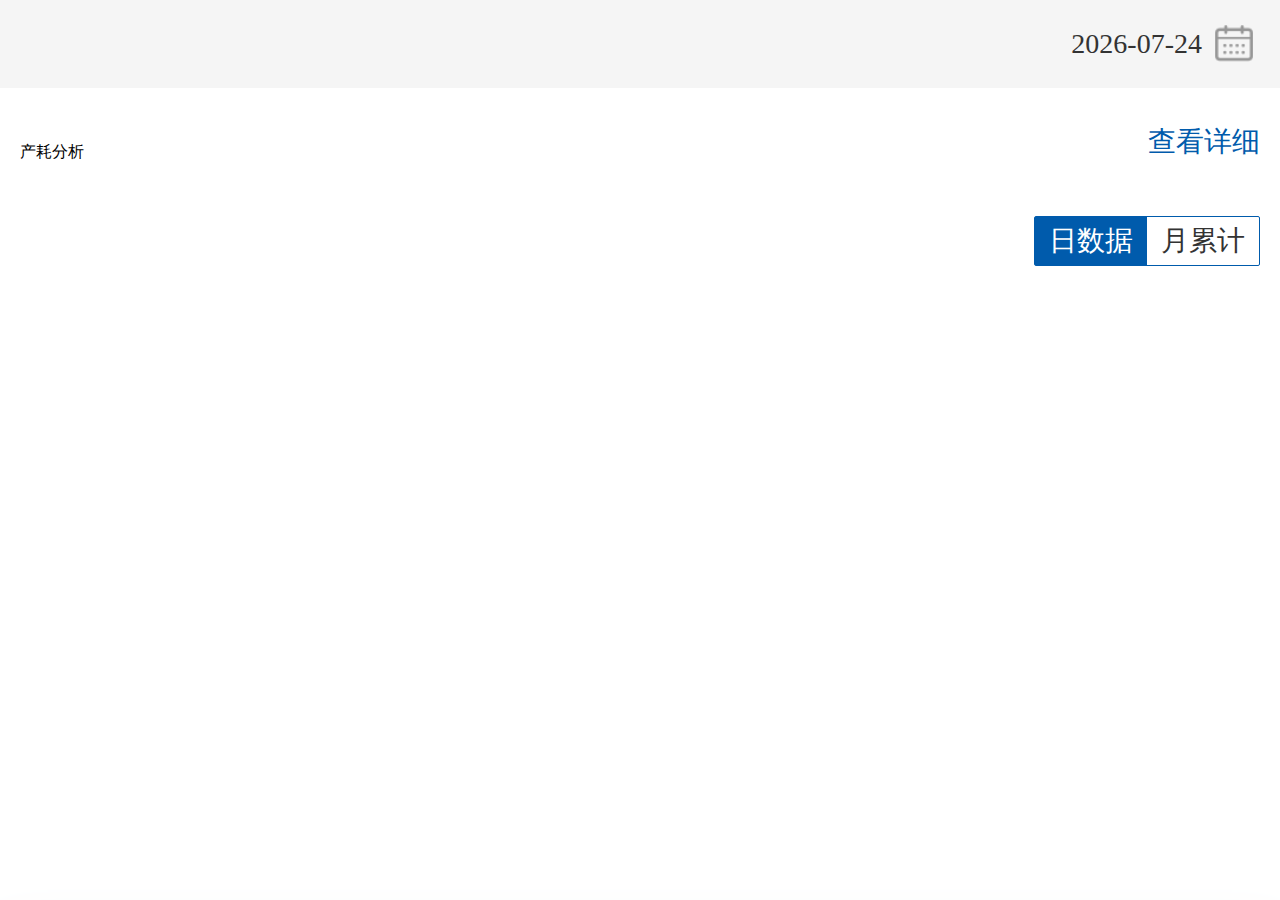
<file: IntelligentFactory/IntelligentFactory/intelligentPlant/index.html>
<!DOCTYPE html>
<html>
	<head>
		<meta charset="utf-8" />
		<meta name="format-detection" content="telephone=no" />
    	<meta name="viewport" content="width=device-width,initial-scale=1,minimum-scale=1,maximum-scale=1,user-scalable=no" />
		<link rel="stylesheet" type="text/css" href="css/reset.css"/>
		<link rel="stylesheet" type="text/css" href="css/index.css"/>
		<script src="js/common/rem.js"></script>
		<title>仪表盘</title>
	</head>  
	<body>
		<div class="header clear">
			<div class="sel_wrap clear">
				<label>2017/03/08</label>       
				<input type="date" name="" class="select" id="" value="" />
			</div>
		</div>
		<section class="bodyall" style="padding-bottom: 0;">
			<section class="outBox">
				<div class="title clear">
					<div class="left-c">产耗分析</div>
					<div class="seeCH_Detail clear">查看详细</div>
				</div>
				<div class="clear" style="margin-bottom: .2rem;">
					<div class="right_tab clear">
						<p class="nh_active" data-tab="day">日数据</p>
						<p data-tab="month">月累计</p>
					</div>
				</div>
				
				<div id="main"></div>
			</section>
			<section class="outBox">
				<div class="title clear">
					<div class="left-c">动力在线优化</div>
					<div class="seeCB_Detail clear">查看详细</div>
				</div>
				<div class="yh_outBox">
					<div class="leftBox">
						<ul class="ny_dbox clear">
							<li>当前成本</li>
							<li class="ny_dshow">
								<div></div>
							</li>
							<li class="yhnumber dqcb">2000,00</li>
						</ul>
						<ul class="ny_ybox">
							<li>优化成本</li>
							<li class="ny_yshow">
								<div>
									<div class="ny_yshowinner"></div>
								</div>
							</li>
							<li class="yhnumber yhcb">2000,00</li>
						</ul>
					</div>
					<div class="rightBox">
						<p class="shownumber">1000,000</p>
						<p>节约成本</p>
					</div>
				</div>
				<div id="mainZ"></div>
			</section>
			<section class="outBox">
				<div class="title clear">
					<div class="left-c">重要装置能耗对标</div>
				</div>
				<div id="main_zznh"></div>
				<div class="bz">注:能耗值/达标值=达标率；单柱长度为达标率，主体右侧为装置实际能耗值。</div>
			</section>
			<section class="outBox">
				<div class="title clear">
					<div class="left-c">能源指标</div>
					<div class="seeZB_Detail clear">查看详细</div>
				</div>
				<ul class="nyBox clear">
					<!--<li class="nyactive">
						<p>145.330</p>
						<p>炼油单位综合</p>
					</li>-->
					<!--<li>
						<p>145.330</p>
						<p>万元产值总</p>
					</li>
					<li>
						<p>145.330</p>
						<p>供电标</p>
					</li>
					<li>
						<p>145.330</p>
						<p>供热标</p>
					</li>-->
				</ul>
				<div id="main_ny"></div>
			</section>
			<section class="outBox">
				<div class="title clear">
					<div class="left-c">能源消耗结构</div>
				</div>
				<div id="main_mg"></div>
			</section>
			<section class="outBox">
				<div class="title clear">
					<div class="left-c">计量分析</div>
					<div class="seeJL_Detail clear">查看详细</div>
				</div>
				<div class="clear" style="margin-bottom: .2rem;">
					<div class="right_jg clear">
						<p class="jg_active">介质</p>
						<p>区域</p>
					</div>
				</div>
				<div id="main_jl"></div>
				<div class="bz">注:柱体上方百分比为该介质/区域的数采率。</div>
			</section>
		</section>
		
	</body>
	<script src="js/common/jquery-3.2.1.js"></script>
	<script src="js/common/echarts.js"></script>
	<script src="js/common/base.js"></script>
	<script src="js/index.js"></script>
</html>
</file>
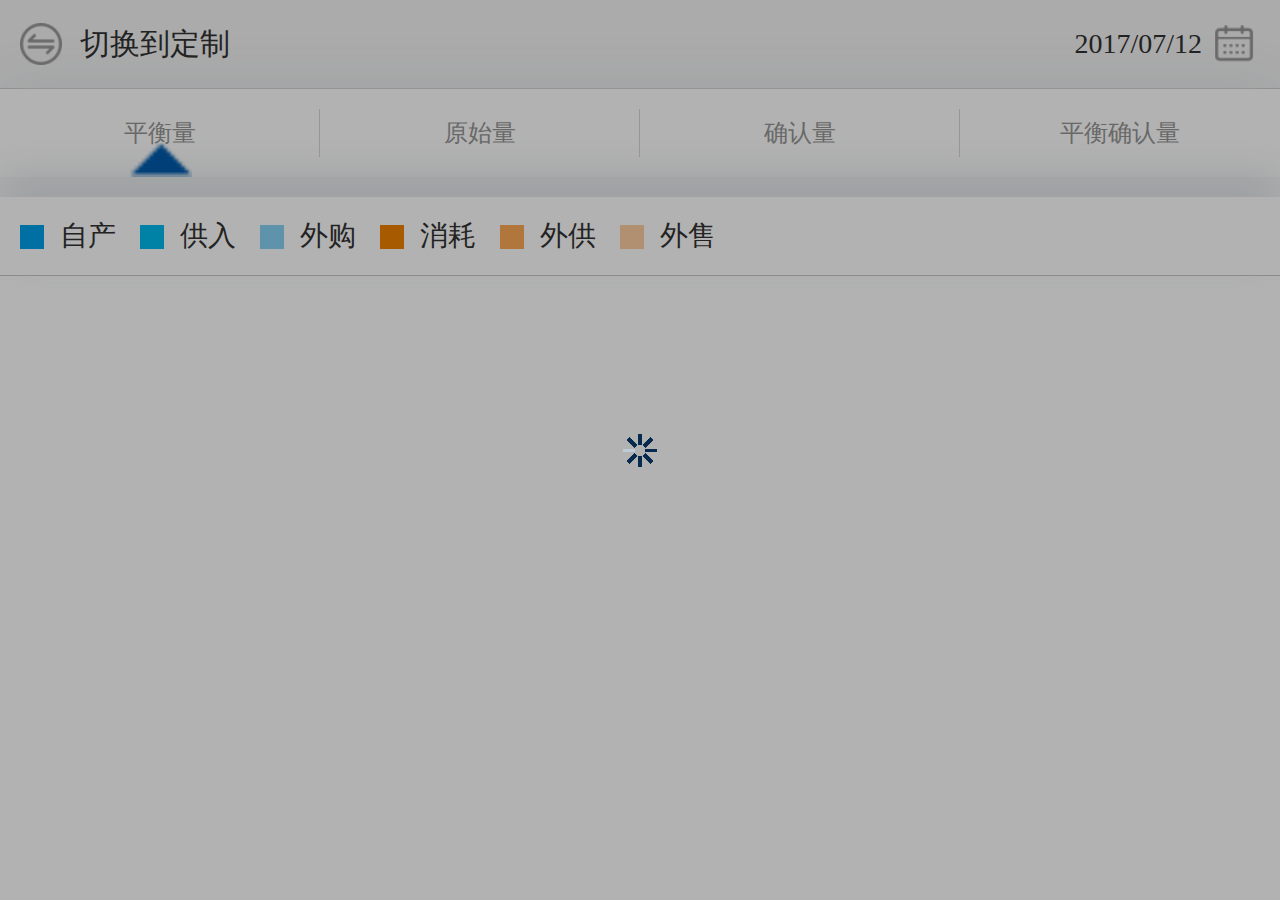
<file: IntelligentFactory/IntelligentFactory/intelligentPlant/chanHaoFXDepartment.html>
<!DOCTYPE html>
<html>
	<head>
		<meta charset="UTF-8">
		<meta name="viewport" content="width=device-width,initial-scale=1,minimum-scale=1,maximum-scale=1,user-scalable=no" />
		<script src="js/common/rem.js"></script>
		<link rel="stylesheet" type="text/css" href="css/reset.css"/>
		<link rel="stylesheet" type="text/css" href="css/chanHaoFX.css"/>
		<title>产耗分析</title>
	</head>
	<body>
		<section class="chheader">
			<div class="head clear">
				<div class="company_name"><div></div><p>切换到默认</p><p class="dz">切换到定制</p></div>
				<div class="sel_wrap clear">
					<label>2017/07/12</label>       
					<input type="date" name="" class="select" id="" value="">
				</div>
			</div>
			<div style="padding: 0 .2rem; border-bottom: 1px solid #c8c7cc;">
				<ul class="cy_navbox clear" style="padding-right: 100px;">
				</ul>
			</div>
			<div class="headbox_bg">
				<ul class="subcy_navbox clear">
					<li class="subcy_navbox_active"><span>平衡量</span></li>
					<li><span>原始量</span></li>
					<li><span>确认量</span></li>
					<li><span>平衡确认量</span></li>
				</ul>
				<ul class="legend_chindex clear">
					<li class="clear one">
						<span></span><span>自产</span>
					</li>
					<li class="clear two">
						<span></span><span>供入</span>
					</li>
					<li class="clear three">
						<span></span><span>外购</span>
					</li>
					<li class="clear four">
						<span></span><span>消耗</span>
					</li>
					<li class="clear five">
						<span></span><span>外供</span>
					</li>
					<li class="clear six">
						<span></span><span>外售</span>
					</li>
				</ul>
			</div>
			
		</section>
		
		
		<section class="chbodyall" style="padding-bottom: 0;">
			<div class="chfx_box chmrListBody">
				<!--<section class="outBox" style="margin-top: 0px;">
					<div class="title clear">
						<div class="left-c">燕山石化</div>
						<div class="seeCh_Detail">工厂列表</div>
					</div>
					<div id="ch_index_20" class="chfx_cbox"></div>
				</section>
				<section class="outBox" style="margin-top: 0px;">
					<div class="title clear">
						<div class="left-c">部门</div>
						<div class="seeCh_Detail">工厂列表</div>
					</div>
					<div id="ch_index_21" class="chfx_cbox"></div>
				</section>-->
			</div>
			<div class="chfx_box chdzListBody">
				<!--<section class="outBox" style="margin-top: 0px;">
					<div class="title clear">
						<div class="left-c">燕山石化</div>
						<div class="seeCh_Detail">工厂列表</div>
					</div>
					<div id="ch_index_20" class="chfx_cbox"></div>
				</section>
				<section class="outBox" style="margin-top: 0px;">
					<div class="title clear">
						<div class="left-c">部门</div>
						<div class="seeCh_Detail">工厂列表</div>
					</div>
					<div id="ch_index_21" class="chfx_cbox"></div>
				</section>-->
			</div>
		</section>
		<footer class="footer">定制管网列表</footer>
		
		
		
	</body>
	<script src="js/common/jquery-3.2.1.js"></script>
	<script src="js/common/echarts.js"></script>
	<script src="js/common/base.js"></script>
	<script src="js/layer/layer.js"></script>
	<script src="js/chanHaoFXDepartment.js"></script>
</html>
</file>
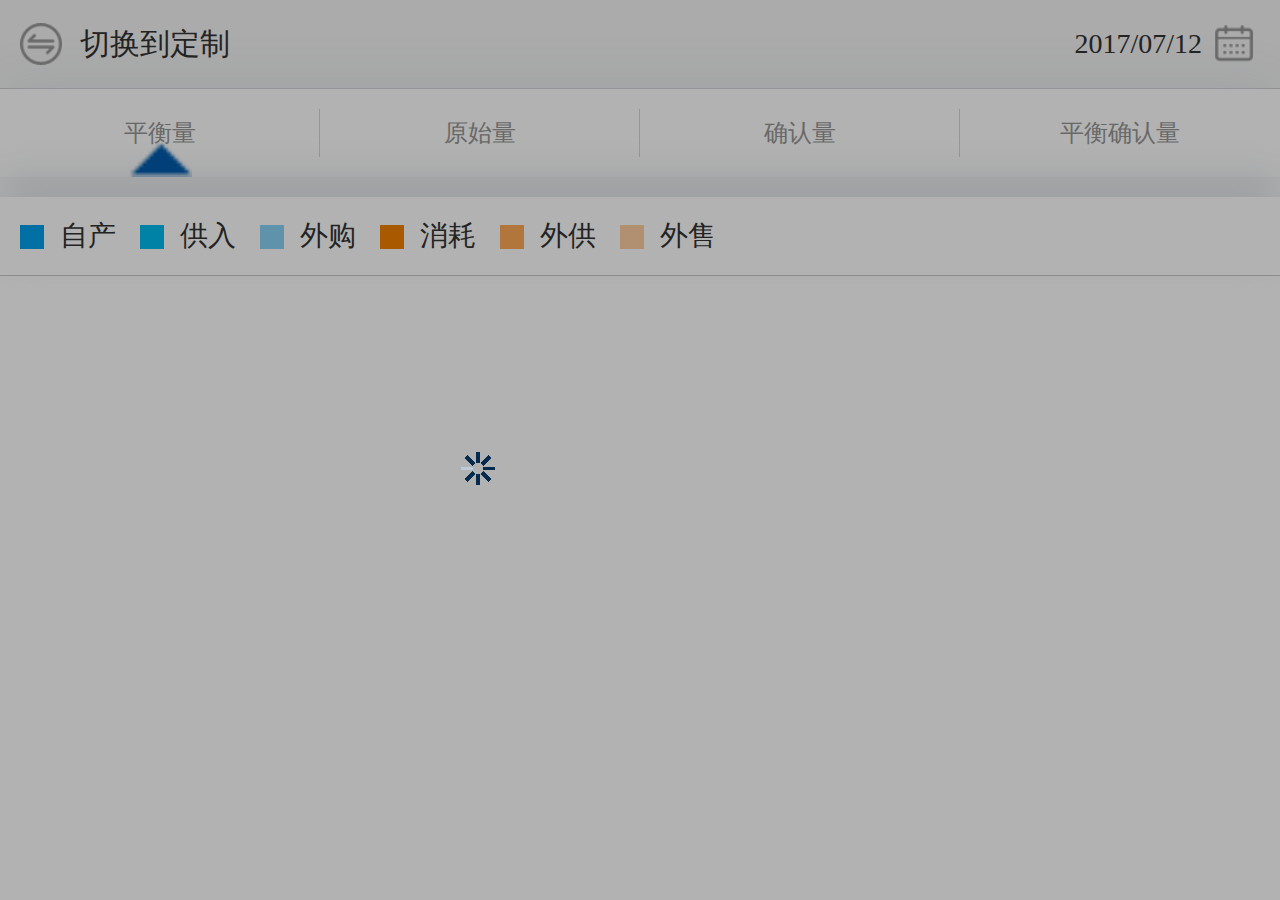
<file: IntelligentFactory/IntelligentFactory/intelligentPlant/chanHaoFXFactory.html>
<!DOCTYPE html>
<html>
	<head>
		<meta charset="UTF-8">
		<meta name="viewport" content="width=device-width,initial-scale=1,minimum-scale=1,maximum-scale=1,user-scalable=no" />
		<script src="js/common/rem.js"></script>
		<link rel="stylesheet" type="text/css" href="css/reset.css"/>
		<link rel="stylesheet" type="text/css" href="css/chanHaoFX.css"/>
		<title>产耗分析</title>
	</head>
	<body>
		<section class="chheader">
			<div class="head clear">
				<div class="company_name"><div></div><p>切换到默认</p><p class="dz">切换到定制</p></div>
				<div class="sel_wrap clear">
					<label>2017/07/12</label>       
					<input type="date" name="" class="select" id="" value="">
				</div>
			</div>
			<div style="padding: 0 .2rem; border-bottom: 1px solid #c8c7cc;">
				<ul class="cy_navbox clear" style="padding-right: 100px;">
				</ul>
			</div>
			<div class="headbox_bg">
				<ul class="subcy_navbox clear">
					<li class="subcy_navbox_active"><span>平衡量</span></li>
					<li><span>原始量</span></li>
					<li><span>确认量</span></li>
					<li><span>平衡确认量</span></li>
				</ul>
				<ul class="legend_chindex clear">
					<li class="clear one">
						<span></span><span>自产</span>
					</li>
					<li class="clear two">
						<span></span><span>供入</span>
					</li>
					<li class="clear three">
						<span></span><span>外购</span>
					</li>
					<li class="clear four">
						<span></span><span>消耗</span>
					</li>
					<li class="clear five">
						<span></span><span>外供</span>
					</li>
					<li class="clear six">
						<span></span><span>外售</span>
					</li>
				</ul>
			</div>
			
		</section>
		
		
		<section class="chbodyall" style="padding-bottom: 0;">
			<div class="chfx_box chmrListBody">
				<!--<section class="outBox" style="margin-top: 0px;">
					<div class="title clear">
						<div class="left-c">燕山石化</div>
						<div class="seeCh_Detail">工厂列表</div>
					</div>
					<div id="ch_index_20" class="chfx_cbox"></div>
				</section>
				<section class="outBox" style="margin-top: 0px;">
					<div class="title clear">
						<div class="left-c">部门</div>
						<div class="seeCh_Detail">工厂列表</div>
					</div>
					<div id="ch_index_21" class="chfx_cbox"></div>
				</section>-->
			</div>
			<div class="chfx_box chdzListBody">
				<!--<section class="outBox" style="margin-top: 0px;">
					<div class="title clear">
						<div class="left-c">燕山石化</div>
						<div class="seeCh_Detail">工厂列表</div>
					</div>
					<div id="ch_index_20" class="chfx_cbox"></div>
				</section>
				<section class="outBox" style="margin-top: 0px;">
					<div class="title clear">
						<div class="left-c">部门</div>
						<div class="seeCh_Detail">工厂列表</div>
					</div>
					<div id="ch_index_21" class="chfx_cbox"></div>
				</section>-->
			</div>
		</section>
		<footer class="footer">定制管网列表</footer>
		
		
		
	</body>
	<script src="js/common/jquery-3.2.1.js"></script>
	<script src="js/common/echarts.js"></script>
	<script src="js/common/base.js"></script>
	<script src="js/layer/layer.js"></script>
	<script src="js/chanHaoFXFactory.js"></script>
</html>
</file>
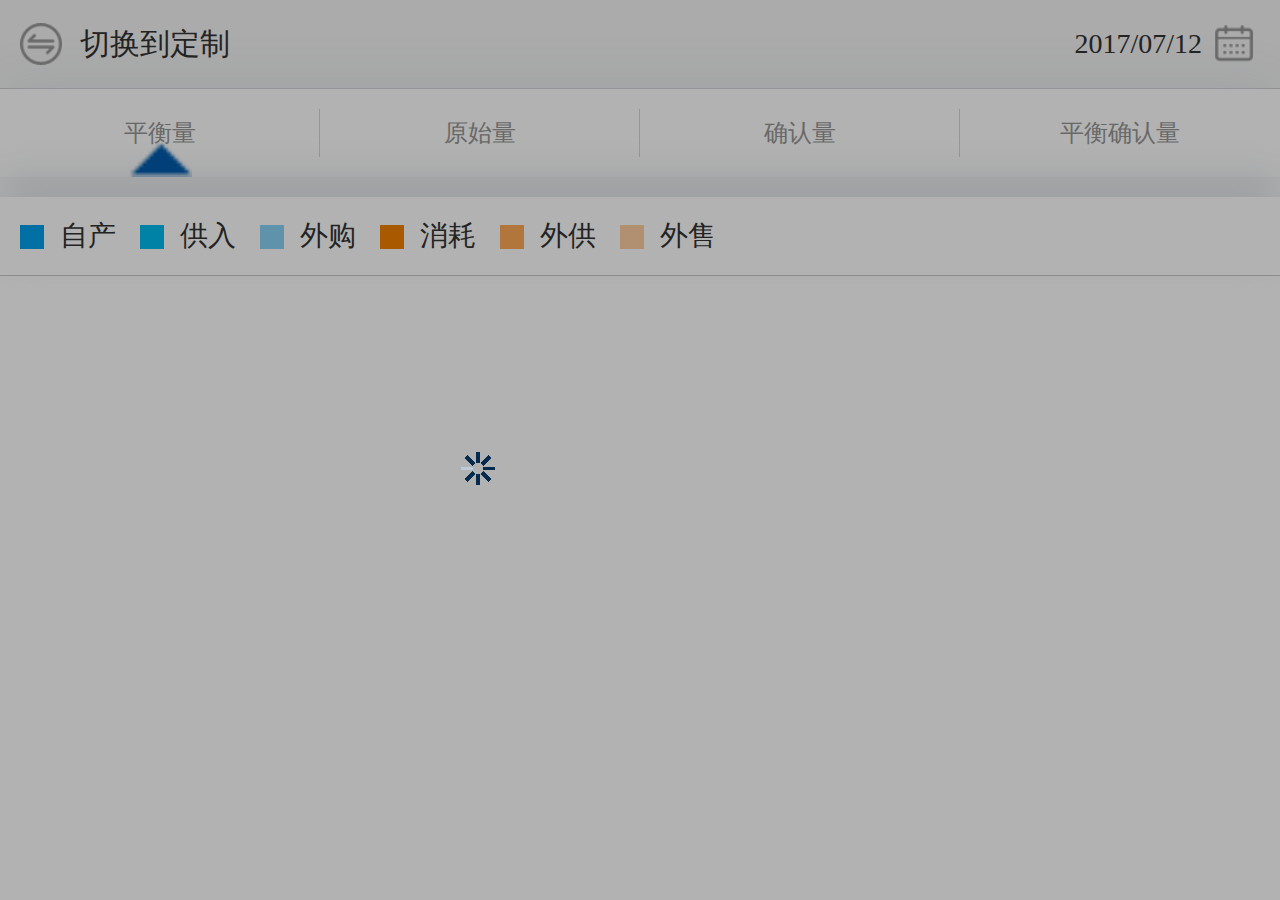
<file: IntelligentFactory/IntelligentFactory/intelligentPlant/chanHaoFXWorkshop.html>
<!DOCTYPE html>
<html>
	<head>
		<meta charset="UTF-8">
		<meta name="viewport" content="width=device-width,initial-scale=1,minimum-scale=1,maximum-scale=1,user-scalable=no" />
		<script src="js/common/rem.js"></script>
		<link rel="stylesheet" type="text/css" href="css/reset.css"/>
		<link rel="stylesheet" type="text/css" href="css/chanHaoFX.css"/>
		<title>产耗分析</title>
	</head>
	<body>
		<section class="chheader">
			<div class="head clear">
				<div class="company_name"><div></div><p>切换到默认</p><p class="dz">切换到定制</p></div>
				<div class="sel_wrap clear">
					<label>2017/07/12</label>       
					<input type="date" name="" class="select" id="" value="">
				</div>
			</div>
			<div style="padding: 0 .2rem; border-bottom: 1px solid #c8c7cc;">
				<ul class="cy_navbox clear" style="padding-right: 100px;">
				</ul>
			</div>
			<div class="headbox_bg">
				<ul class="subcy_navbox clear">
					<li class="subcy_navbox_active"><span>平衡量</span></li>
					<li><span>原始量</span></li>
					<li><span>确认量</span></li>
					<li><span>平衡确认量</span></li>
				</ul>
				<ul class="legend_chindex clear">
					<li class="clear one">
						<span></span><span>自产</span>
					</li>
					<li class="clear two">
						<span></span><span>供入</span>
					</li>
					<li class="clear three">
						<span></span><span>外购</span>
					</li>
					<li class="clear four">
						<span></span><span>消耗</span>
					</li>
					<li class="clear five">
						<span></span><span>外供</span>
					</li>
					<li class="clear six">
						<span></span><span>外售</span>
					</li>
				</ul>
			</div>
			
		</section>
		
		
		<section class="chbodyall" style="padding-bottom: 0;">
			<div class="chfx_box chmrListBody">
				<!--<section class="outBox" style="margin-top: 0px;">
					<div class="title clear">
						<div class="left-c">燕山石化</div>
						<div class="seeCh_Detail">工厂列表</div>
					</div>
					<div id="ch_index_20" class="chfx_cbox"></div>
				</section>
				<section class="outBox" style="margin-top: 0px;">
					<div class="title clear">
						<div class="left-c">部门</div>
						<div class="seeCh_Detail">工厂列表</div>
					</div>
					<div id="ch_index_21" class="chfx_cbox"></div>
				</section>-->
			</div>
			<div class="chfx_box chdzListBody">
				<!--<section class="outBox" style="margin-top: 0px;">
					<div class="title clear">
						<div class="left-c">燕山石化</div>
						<div class="seeCh_Detail">工厂列表</div>
					</div>
					<div id="ch_index_20" class="chfx_cbox"></div>
				</section>
				<section class="outBox" style="margin-top: 0px;">
					<div class="title clear">
						<div class="left-c">部门</div>
						<div class="seeCh_Detail">工厂列表</div>
					</div>
					<div id="ch_index_21" class="chfx_cbox"></div>
				</section>-->
			</div>
		</section>
		<footer class="footer">定制管网列表</footer>
		
		
		
	</body>
	<script src="js/common/jquery-3.2.1.js"></script>
	<script src="js/common/echarts.js"></script>
	<script src="js/common/base.js"></script>
	<script src="js/layer/layer.js"></script>
	<script src="js/chanHaoFXWorkshop.js"></script>
</html>
</file>
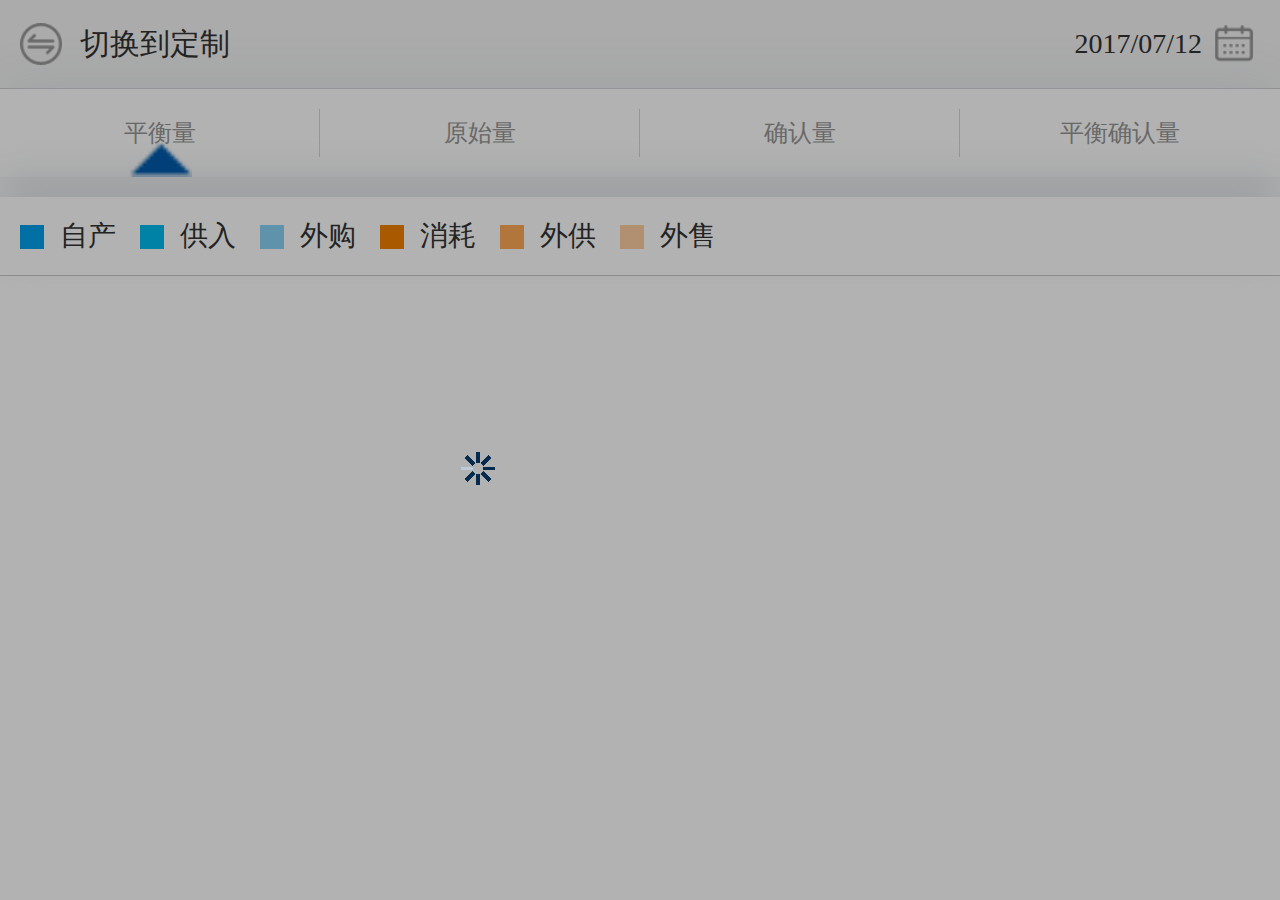
<file: IntelligentFactory/IntelligentFactory/intelligentPlant/chanHaoFXzhz.html>
<!DOCTYPE html>
<html>
	<head>
		<meta charset="UTF-8">
		<meta name="viewport" content="width=device-width,initial-scale=1,minimum-scale=1,maximum-scale=1,user-scalable=no" />
		<script src="js/common/rem.js"></script>
		<link rel="stylesheet" type="text/css" href="css/reset.css"/>
		<link rel="stylesheet" type="text/css" href="css/chanHaoFX.css"/>
		<title>产耗分析</title>
	</head>
	<body>
		<section class="chheader">
			<div class="head clear">
				<div class="company_name"><div></div><p>切换到默认</p><p class="dz">切换到定制</p></div>
				<div class="sel_wrap clear">
					<label>2017/07/12</label>       
					<input type="date" name="" class="select" id="" value="">
				</div>
			</div>
			<div style="padding: 0 .2rem; border-bottom: 1px solid #c8c7cc;">
				<ul class="cy_navbox clear" style="padding-right: 100px;">
				</ul>
			</div>
			<div class="headbox_bg">
				<ul class="subcy_navbox clear">
					<li class="subcy_navbox_active"><span>平衡量</span></li>
					<li><span>原始量</span></li>
					<li><span>确认量</span></li>
					<li><span>平衡确认量</span></li>
				</ul>
				<ul class="legend_chindex clear">
					<li class="clear one">
						<span></span><span>自产</span>
					</li>
					<li class="clear two">
						<span></span><span>供入</span>
					</li>
					<li class="clear three">
						<span></span><span>外购</span>
					</li>
					<li class="clear four">
						<span></span><span>消耗</span>
					</li>
					<li class="clear five">
						<span></span><span>外供</span>
					</li>
					<li class="clear six">
						<span></span><span>外售</span>
					</li>
				</ul>
			</div>
			
		</section>
		
		
		<section class="chbodyall" style="padding-bottom: 0;">
			<div class="chfx_box chmrListBody">
				<!--<section class="outBox" style="margin-top: 0px;">
					<div class="title clear">
						<div class="left-c">燕山石化</div>
						<div class="seeCh_Detail">工厂列表</div>
					</div>
					<div id="ch_index_20" class="chfx_cbox"></div>
				</section>
				<section class="outBox" style="margin-top: 0px;">
					<div class="title clear">
						<div class="left-c">部门</div>
						<div class="seeCh_Detail">工厂列表</div>
					</div>
					<div id="ch_index_21" class="chfx_cbox"></div>
				</section>-->
			</div>
			<div class="chfx_box chdzListBody">
				<!--<section class="outBox" style="margin-top: 0px;">
					<div class="title clear">
						<div class="left-c">燕山石化</div>
						<div class="seeCh_Detail">工厂列表</div>
					</div>
					<div id="ch_index_20" class="chfx_cbox"></div>
				</section>
				<section class="outBox" style="margin-top: 0px;">
					<div class="title clear">
						<div class="left-c">部门</div>
						<div class="seeCh_Detail">工厂列表</div>
					</div>
					<div id="ch_index_21" class="chfx_cbox"></div>
				</section>-->
			</div>
		</section>
		<footer class="footer">定制管网列表</footer>
		
		
		
	</body>
	<script src="js/common/jquery-3.2.1.js"></script>
	<script src="js/common/echarts.js"></script>
	<script src="js/common/base.js"></script>
	<script src="js/layer/layer.js"></script>
	<script src="js/chanHaoFXzhz.js"></script>
</html>
</file>
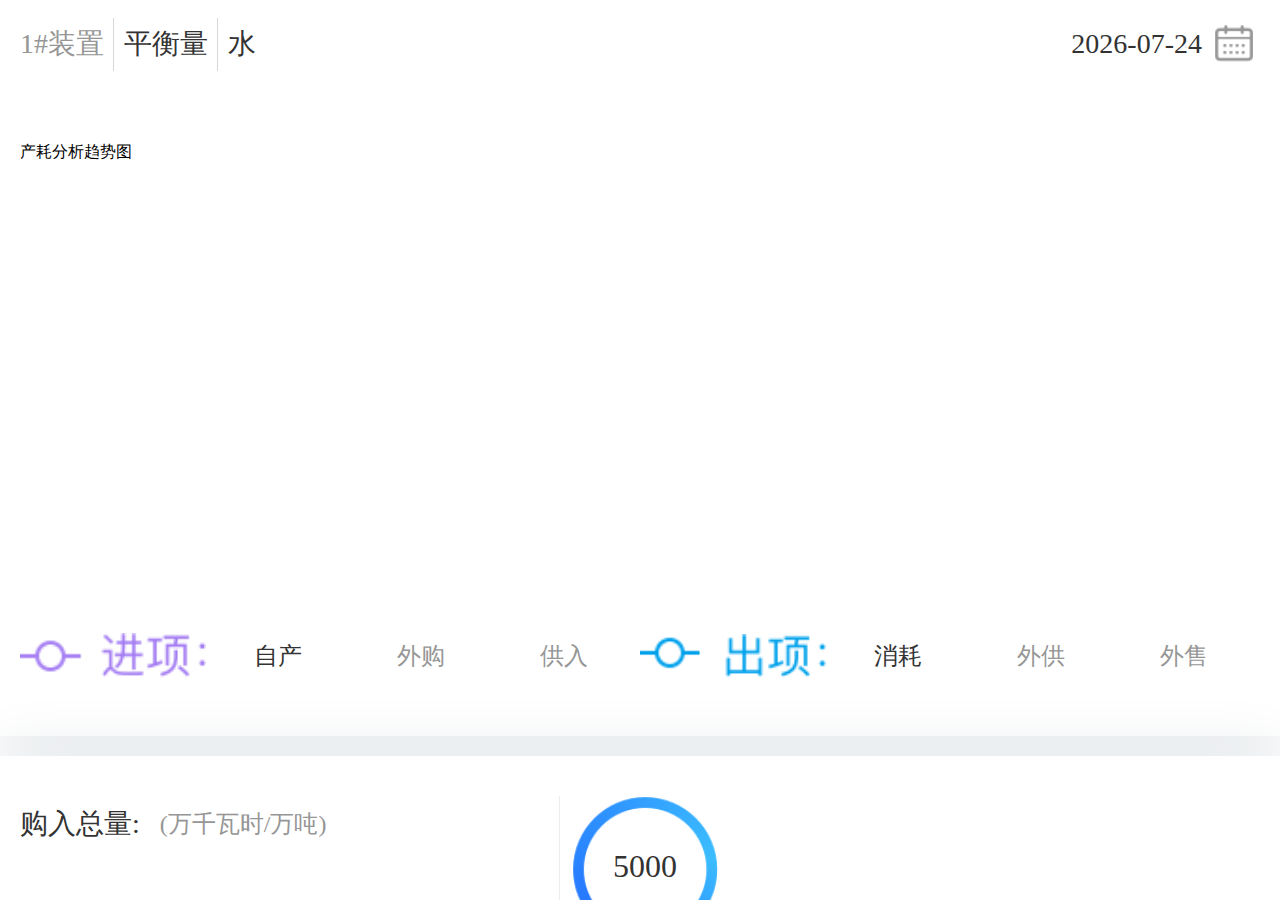
<file: IntelligentFactory/IntelligentFactory/intelligentPlant/chaoHaoFXdetail.html>
<!DOCTYPE html>
<html>
	<head>
		<meta charset="UTF-8">
		<meta name="viewport" content="width=device-width,initial-scale=1,minimum-scale=1,maximum-scale=1,user-scalable=no" />
		<script src="js/common/rem.js"></script>
		<link rel="stylesheet" type="text/css" href="css/reset.css"/>
		<link rel="stylesheet" type="text/css" href="css/chaoHaoFXdetail.css"/>
		<title>产耗分析</title>
	</head>
	<body>
		<div class="header bg clear">
			<div class="tabButton clear">
				<div class="zhiHui">1#装置</div>
				<div class="liang">平衡量</div>
				<div class="jzch">水</div>
			</div>
			<div class="sel_wrap clear">
				<label>2017/07/12</label>       
				<input type="date" name="" class="select" id="" value="">
			</div>
		</div>
		<section class="bodyall">
			<section class="outBox">
				<div class="title clear">
					<div class="left-c">产耗分析趋势图</div>
				</div>
				<div id="mainCH_1"></div>
				<div class="legendCH clear">
					<div>
						<div class="bak"></div>
						<div class="jx clear">
							<p class="active">自产</p>
							<p>外购</p>
							<p>供入</p>
						</div>
					</div>
					<div>
						<div class="bako"></div>
						<div class="cx clear">
							<p class="active">消耗</p>
							<p>外供</p>
							<p>外售</p>
						</div>
					</div>
				</div>
			</section>
			<section class="outBox" style="padding: 0;">
				<div class="tbox clear"> 
					<div class="tbox_contentl clear">
						<div class="tbox_top clear">
							<p>购入总量:</p><p>(万千瓦时/万吨)</p>
						</div>
						<div class="tbox_bottom clear">
							<div class="clear">
								<p>昨日总量:</p><p>343</p>
							</div>
							<div class="clear">
								<p>本月累计:</p><p>234234</p>
							</div>
						</div>
					</div>
					<div class="tbox_contentrone">
						<div>5000</div>
						<div>
							<span style="color: #666666;">环比:</span>
							<span>-12</span>
						</div>
					</div>
				</div>
				<div class="tbox clear"> 
					<div class="tbox_contentl clear">
						<div class="tbox_top clear">
							<p>自产总量:</p><p>(万千瓦时/万吨)</p>
						</div>
						<div class="tbox_bottom clear">
							<div class="clear">
								<p>昨日总量:</p><p>343</p>
							</div>
							<div class="clear">
								<p>本月累计:</p><p>234234</p>
							</div>
						</div>
					</div>
					<div class="tbox_contentrtwo">
						<div>5000</div>
						<div>
							<span style="color: #666666;">环比:</span>
							<span>-12</span>
						</div>
					</div>
				</div>
				<div class="tbox clear"> 
					<div class="tbox_contentl clear">
						<div class="tbox_top clear">
							<p>消耗总量:</p><p>(万千瓦时/万吨)</p>
						</div>
						<div class="tbox_bottom clear">
							<div class="clear">
								<p>昨日总量:</p><p>343</p>
							</div>
							<div class="clear">
								<p>本月累计:</p><p>234234</p>
							</div>
						</div>
					</div>
					<div class="tbox_contentrthree">
						<div>5000</div>
						<div>
							<span style="color: #666666;">环比:</span>
							<span >-1266666</span>
						</div>
					</div>
				</div>
				<div class="wancl">
					<div class="wancl_tl">
						<dl>
							<dt><span class="big">76</span><span>%</span></dt>
							<dd>月生产完成率</dd>
						</dl>
					</div>
					<div class="wancl_tl">
						<dl>
							<dt><span class="big">80</span><span>%</span></dt>
							<dd>月消耗完成率</dd>
						</dl>
					</div>
				</div>
			</section>
			<section class="xbox">
				<div class="title clear">
					<div class="left-c c">分析明细表</div>
				</div>
				<!--<div class="jzC clear">
					<p>
						<span>区域:</span>
						<span>青岛炼化</span>
					</p>
					<p>
						<span>介质:</span>
						<span>电</span>
					</p>
						
				</div>-->
				<nav class="fx_title clear">
					<p>能耗类型</p>
					<p>描述</p>
					<p>月计划</p>
					<p>日完成</p>
					<p>月完成率</p>
					<p>计划累计</p>
				</nav>
				<ul class="fx_titleBox">
					<!--<li class="fx_title">
						<p>能耗类型</p>
						<p>描述</p>
						<p>月计划</p>
						<p>日完成</p>
						<p>月完成率</p>
						<p>计划累计</p>
					</li>-->
					<li>
						<p>消耗</p>
						<p>消耗水</p>
						<p>l66026</p>
						<p>l66026</p>
						<p>100%</p>
						<p>888888</p>
					</li>
				</ul>
			</section>
		</section>
		<div class="chLayer">
			<div class="jzchbox clear">
				<div class="boxleft">
					<!--<div class="myshowcontentL bko">
						<p>的发个梵蒂冈地方个</p>
					</div>
					<div class="myshowcontentL">
						<p>的发个梵蒂冈地方个</p>
					</div>
					<div class="myshowcontentL">
						<p>的发个梵蒂冈地方个</p>
					</div>-->
				</div>
				<div class="boxright">
					<!--<div class="myshowcontentR bk">
						<p>的发个梵蒂冈地方个</p>
					</div>
					<div class="myshowcontentR">
						<p>的发个梵蒂冈地方个</p>
					</div>
					<div class="myshowcontentR">
						<p>的发个梵蒂冈地方个</p>
					</div>-->
				</div>
			</div>
			<div class="liangbox">
				<div class="myshow">
					<div data-type="0" class="myshowcontent bk">
						<p>平衡量</p>
					</div>
					<div data-type="1" class="myshowcontent">
						<p>原始量</p>
					</div>
					<div data-type="2" class="myshowcontent">
						<p>确认量</p>
					</div>
					<div data-type="3" class="myshowcontent">
						<p>平衡确认量</p>
					</div>
				</div>
			</div>
			
		</div>
	</body>
	<script src="js/common/jquery-3.2.1.js"></script>
	<script src="js/common/echarts.js"></script>
	<script src="js/common/base.js"></script>
	<script src="js/layer/layer.js"></script>
	<script src="js/chanHaoFXdetail.js"></script>
</html>
</file>
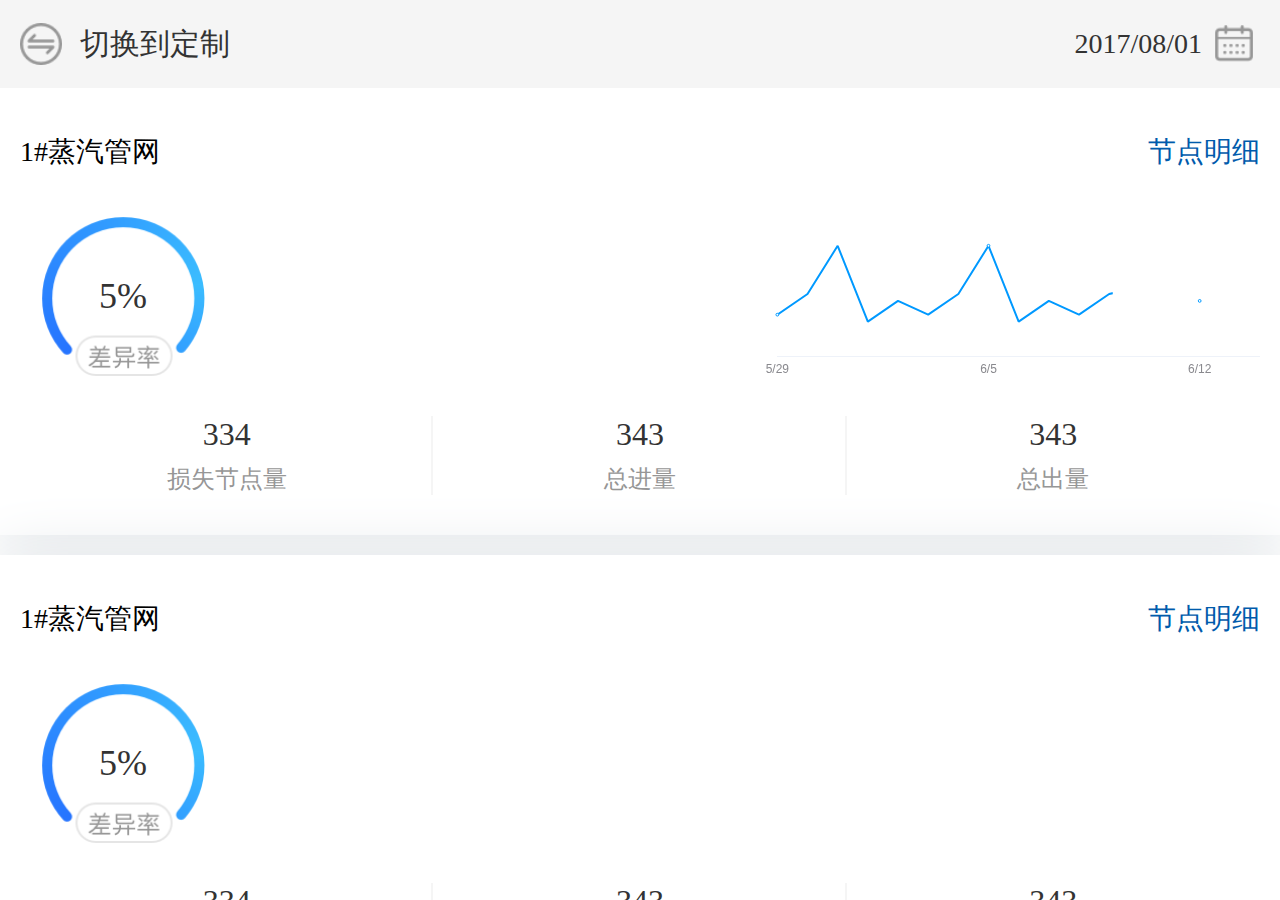
<file: IntelligentFactory/IntelligentFactory/intelligentPlant/chaYiFX.html>
<!DOCTYPE html>
<html>
	<head>
		<meta charset="UTF-8">
		<meta name="viewport" content="width=device-width,initial-scale=1,minimum-scale=1,maximum-scale=1,user-scalable=no" />
		<script src="js/common/rem.js"></script>
		<link rel="stylesheet" type="text/css" href="css/reset.css"/>
		<link rel="stylesheet" type="text/css" href="css/chaYiFX.css"/>
		<title>差异分析</title>
	</head>
	<body>
		<div class="header clear">
			<div class="company_name"><div></div><p>切换到默认</p><p class="dz">切换到定制</p></div>
			<div class="sel_wrap clear">
				<label>2017/08/01</label>       
				<input type="date" name="" class="select" id="" value="">
			</div>
		</div>
		
		
		<section class="bodyall" style="padding-bottom: 0;">
			<div style="padding: 0 .2rem;">
			<ul class="cy_navbox clear"></ul>
		</div>
			<div class="chfx_box chmrListBody">
				<section class="cy_box">
					<div class="cy_titlebox clear">
						<div class="cy_titlebox_left">
							1#蒸汽管网
						</div>
						<div class="cy_titlebox_right">
							节点明细
						</div>
					</div>
					<div class="cy_contentbox clear">
						<div class="cy_cylv">5%</div>
						<div id="cy_main_1"></div>
					</div>
					<div class="cy_shownumber clear">
						<dl>
							<dt>334</dt>
							<dd>损失节点量</dd>
						</dl>
						<dl>
							<dt>343</dt>
							<dd>总进量</dd>
						</dl>
						<dl>
							<dt>343</dt>
							<dd>总出量</dd>
						</dl>
					</div>
				</section>
				<section class="cy_box">
					<div class="cy_titlebox clear">
						<div class="cy_titlebox_left">
							1#蒸汽管网
						</div>
						<div class="cy_titlebox_right">
							节点明细
						</div>
					</div>
					<div class="cy_contentbox clear">
						<div class="cy_cylv">5%</div>
						<div id="cy_main_1"></div>
					</div>
					<div class="cy_shownumber clear">
						<dl>
							<dt>334</dt>
							<dd>损失节点量</dd>
						</dl>
						<dl>
							<dt>343</dt>
							<dd>总进量</dd>
						</dl>
						<dl>
							<dt>343</dt>
							<dd>总出量</dd>
						</dl>
					</div>
				</section>
				<section class="cy_box">
					<div class="cy_titlebox clear">
						<div class="cy_titlebox_left">
							2#蒸汽管网
						</div>
						<div class="cy_titlebox_right">
							节点明细
						</div>
					</div>
					<div class="cy_contentbox clear">
						<div class="cy_cylv">
							5%
						</div>
						<div id="cy_main_2">
							
						</div>
					</div>
					<div class="cy_shownumber clear">
						<dl>
							<dt>334</dt>
							<dd>损失节点量</dd>
						</dl>
						<dl>
							<dt>343</dt>
							<dd>总进量</dd>
						</dl>
						<dl>
							<dt>343</dt>
							<dd>总出量</dd>
						</dl>
					</div>
				</section>
				<section class="cy_box">
					<div class="cy_titlebox clear">
						<div class="cy_titlebox_left">
							2#蒸汽管网
						</div>
						<div class="cy_titlebox_right">
							节点明细
						</div>
					</div>
					<div class="cy_contentbox clear">
						<div class="cy_cylv">
							5%
						</div>
						<div id="cy_main_2">
							
						</div>
					</div>
					<div class="cy_shownumber clear">
						<dl>
							<dt>334</dt>
							<dd>损失节点量</dd>
						</dl>
						<dl>
							<dt>343</dt>
							<dd>总进量</dd>
						</dl>
						<dl>
							<dt>343</dt>
							<dd>总出量</dd>
						</dl>
					</div>
				</section>
			</div>
			<div class="chfx_box chdzListBody">
				<section class="cy_box">
					<div class="cy_titlebox clear">
						<div class="cy_titlebox_left">
							1#蒸汽管网
						</div>
						<div class="cy_titlebox_right">
							节点明细
						</div>
					</div>
					<div class="cy_contentbox clear">
						<div class="cy_cylv">5%</div>
						<div id="cy_main_1"></div>
					</div>
					<div class="cy_shownumber clear">
						<dl>
							<dt>334</dt>
							<dd>损失节点量</dd>
						</dl>
						<dl>
							<dt>343</dt>
							<dd>总进量</dd>
						</dl>
						<dl>
							<dt>343</dt>
							<dd>总出量</dd>
						</dl>
					</div>
				</section>
				<section class="cy_box">
					<div class="cy_titlebox clear">
						<div class="cy_titlebox_left">
							1#蒸汽管网
						</div>
						<div class="cy_titlebox_right">
							节点明细
						</div>
					</div>
					<div class="cy_contentbox clear">
						<div class="cy_cylv">5%</div>
						<div id="cy_main_1"></div>
					</div>
					<div class="cy_shownumber clear">
						<dl>
							<dt>334</dt>
							<dd>损失节点量</dd>
						</dl>
						<dl>
							<dt>343</dt>
							<dd>总进量</dd>
						</dl>
						<dl>
							<dt>343</dt>
							<dd>总出量</dd>
						</dl>
					</div>
				</section>
				<section class="cy_box">
					<div class="cy_titlebox clear">
						<div class="cy_titlebox_left">
							2#蒸汽管网
						</div>
						<div class="cy_titlebox_right">
							节点明细
						</div>
					</div>
					<div class="cy_contentbox clear">
						<div class="cy_cylv">
							5%
						</div>
						<div id="cy_main_2">
							
						</div>
					</div>
					<div class="cy_shownumber clear">
						<dl>
							<dt>334</dt>
							<dd>损失节点量</dd>
						</dl>
						<dl>
							<dt>343</dt>
							<dd>总进量</dd>
						</dl>
						<dl>
							<dt>343</dt>
							<dd>总出量</dd>
						</dl>
					</div>
				</section>
				<section class="cy_box">
					<div class="cy_titlebox clear">
						<div class="cy_titlebox_left">
							2#蒸汽管网
						</div>
						<div class="cy_titlebox_right">
							节点明细
						</div>
					</div>
					<div class="cy_contentbox clear">
						<div class="cy_cylv">
							5%
						</div>
						<div id="cy_main_2">
							
						</div>
					</div>
					<div class="cy_shownumber clear">
						<dl>
							<dt>334</dt>
							<dd>损失节点量</dd>
						</dl>
						<dl>
							<dt>343</dt>
							<dd>总进量</dd>
						</dl>
						<dl>
							<dt>343</dt>
							<dd>总出量</dd>
						</dl>
					</div>
				</section>
			</div>
		</section>
		<footer class="footer">定制管网列表</footer>
	</body>
	<script src="js/common/jquery-3.2.1.js"></script>
	<script src="js/common/echarts.js"></script>
	<script src="js/common/base.js"></script>
	<script src="js/layer/layer.js"></script>
	<script src="js/chaYiFX.js"></script>
</html>
</file>
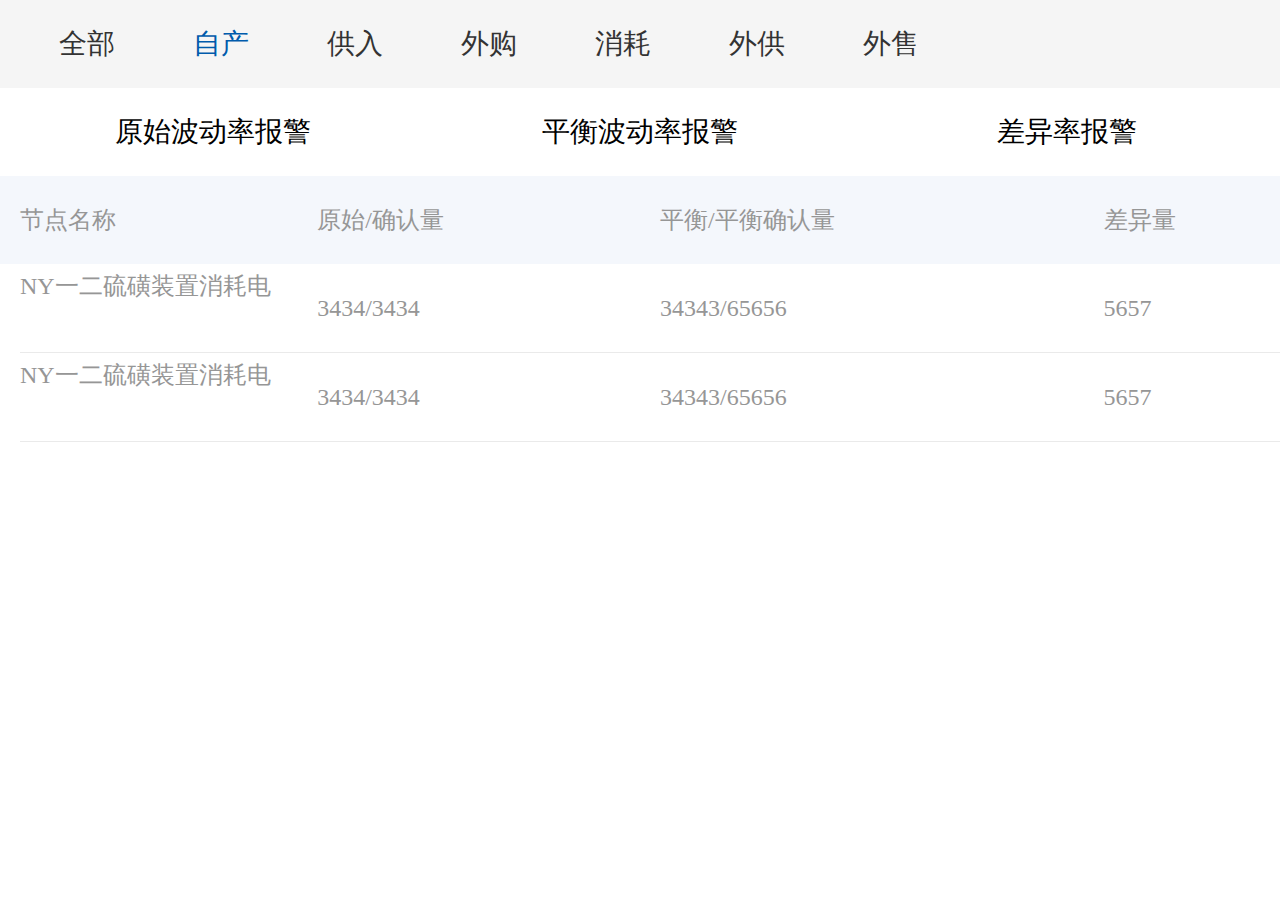
<file: IntelligentFactory/IntelligentFactory/intelligentPlant/chaYiFXdetails.html>
<!DOCTYPE html>
<html>
	<head>
		<meta charset="UTF-8">
		<meta name="viewport" content="width=device-width,initial-scale=1,minimum-scale=1,maximum-scale=1,user-scalable=no" />
		<link rel="stylesheet" type="text/css" href="css/reset.css"/>
		<link rel="stylesheet" type="text/css" href="css/chaYiFXdetails.css"/>
		<script src="js/common/rem.js"></script>
		<title>差异分析详情</title>
	</head>
	<body>
		<div class="cyd_outBox">
			<div class="cydtopnav">
				<ul class="cyd_navBox">
					<li>全部</li>
					<li class="cyd_active">自产</li>
					<li>供入</li>
					<li>外购</li>
					<li>消耗</li>
					<li>外供</li>
					<li>外售</li>
				</ul>
			</div>
			<nav class="threeb clear">
				<p class="chactive">原始波动率报警</p>
				<p>平衡波动率报警</p>
				<p>差异率报警</p>
			</nav>
			
			<div class="cyd_contentBox">
				<!--<h2>1#蒸汽管网节点明细</h2>-->
				<nav class="cyd_innerNav clear">
					<p>节点名称</p>
					<p>原始/确认量</p>
					<p>平衡/平衡确认量</p>
					<p>差异量</p>
				</nav>
				<ul class="cycontenty">
					<li class="cyd_innerConent clear">
						<p>NY一二硫磺装置消耗电</p>
						<p>3434/3434</p>
						<p>34343/65656</p>
						<p>5657</p>
					</li>
					<li class="cyd_innerConent clear">
						<p>NY一二硫磺装置消耗电</p>
						<p>3434/3434</p>
						<p>34343/65656</p>
						<p>5657</p>
					</li>
				</ul>
			</div>
		</div>
	</body>
	<script src="js/common/jquery-3.2.1.js"></script>
	<script src="js/common/echarts.js"></script>
	<script src="js/common/base.js"></script>
	<script src="js/chaYiFXdetails.js"></script>
</html>
</file>
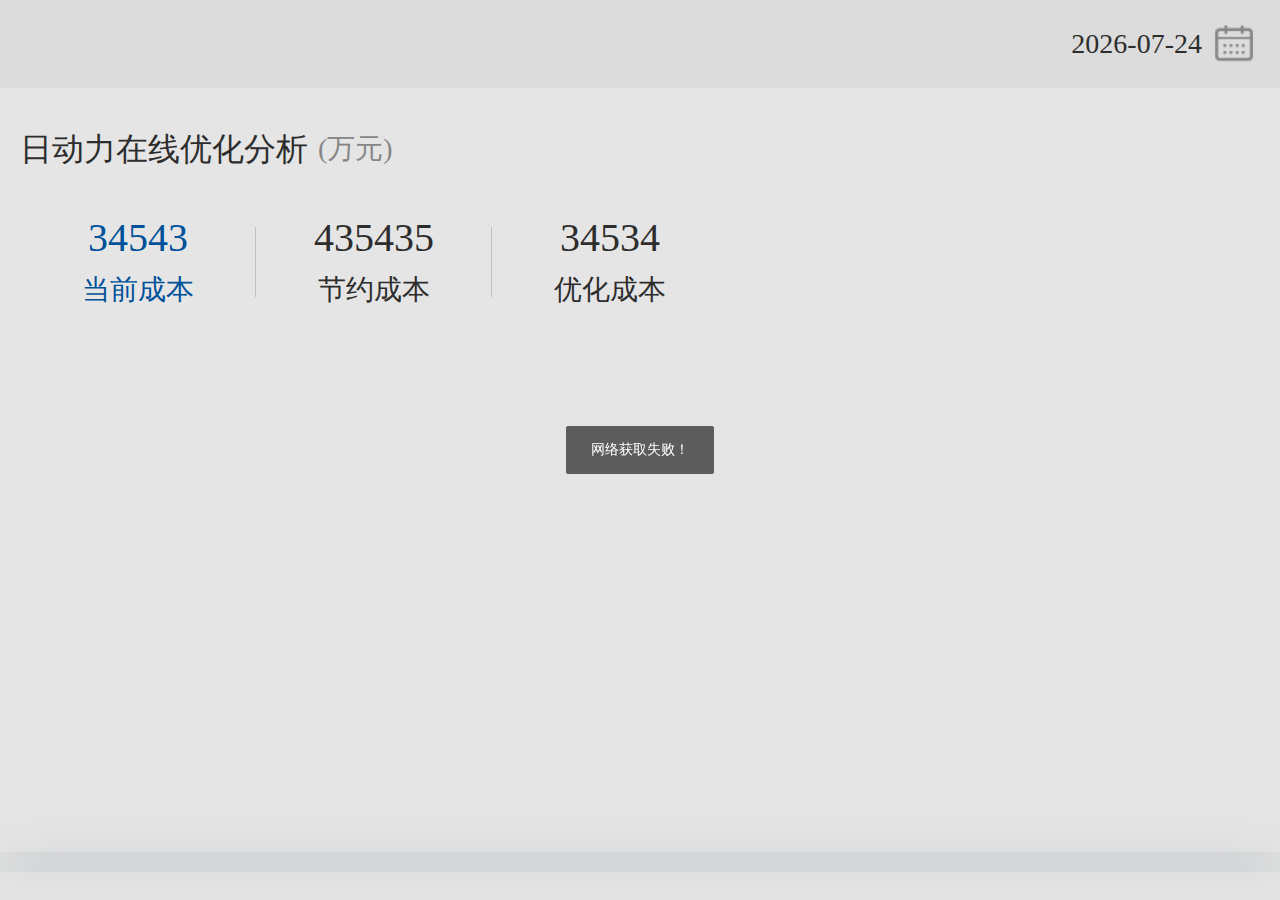
<file: IntelligentFactory/IntelligentFactory/intelligentPlant/dongLiZaiXianYHz.html>
<!DOCTYPE html>
<html>
	<head>
		<meta charset="UTF-8">
		<meta name="viewport" content="width=device-width,initial-scale=1,minimum-scale=1,maximum-scale=1,user-scalable=no" />
		<script src="js/common/rem.js"></script>
		<link rel="stylesheet" type="text/css" href="css/reset.css"/>
		<link rel="stylesheet" type="text/css" href="css/dongLiZaiXianYHcq.css"/>
		<link rel="stylesheet" type="text/css" href="css/layer/need/layer.css"/>
		<title>动力在线优化</title>
	</head>
	<body>
		<div class="header clear">
			<div class="sel_wrap clear">
				<label>2017/03/08</label>       
				<input type="date" name="" class="select" id="" value="" />
			</div>
		</div>
		<section class="bodyall" style="padding-bottom: 0;">
			<section class="dl_outBox">
				<div class="dl_outBox_name clear">
					<h3>日动力在线优化分析</h3><p>(万元)</p>
				</div>
				<nav class="dl_nav clear">
					<dl class="dl_active">
						<dt>34543</dt>
						<dd>当前成本</dd>
					</dl>
					<dl>
						<dt>435435</dt>
						<dd>节约成本</dd>
					</dl>
					<dl>
						<dt>34534</dt>
						<dd>优化成本</dd>
					</dl>
				</nav>
				<div id="dot"></div>
			</section>
			<section class="dl_outBox">
				<div class="dl_outBox_name clear">
					<h3 class="addName_yh">24小时内总优化成本趋势</h3>
				</div>
				<div id="yhDate"></div>
			</section>
			<section class="dl_outBox">
				<div class="dl_outBox_name clear">
					<h3 class="addName_jy">24小时内总节约成本趋势</h3>
				</div>
				<div id="jyDate"></div>
			</section>
			<section class="dl_outBox" style="padding: .4rem 0 0 0;">
				<div class="dl_outBox_name clear" style="padding-left: .2rem; padding-bottom: 0;">
					<h3>分析明细表</h3><p>(元)</p>
				</div>
				<section class="listContent">
					<!--<div class="dl_mx_conetnt clear">
						<ul class="dl_mxleft clear">
							<li class="clear" style="margin-top: .4rem;">
								<p style="color: #333333; font-size: .32rem; text-align: left;">总成本</p>
							</li>
							<li class="clear">
								<p>当前值:</p><p>12345.67</p>
							</li>
							<li class="clear">
								<p>优化值:</p><p>0</p>
							</li>
						</ul>
						<ul class="dl_mxright clear">
							<li class="clear" style="margin-top: .4rem;">
								<p>节约成本:</p><p style="color: #005BAC;">12345.67</p>
							</li>
							<li class="clear">
								<p>当前成本</p><p>0</p>
							</li>
							<li class="clear">
								<p>优化成本</p><p>0</p>
							</li>
						</ul>
					</div>
					<div class="dl_mx_conetnt clear">
						<ul class="dl_mxleft clear">
							<li class="clear" style="margin-top: .4rem;">
								<p style="color: #333333; font-size: .32rem; text-align: left;">总成本</p>
							</li>
							<li class="clear">
								<p>当前值:</p><p>12345.67</p>
							</li>
							<li class="clear">
								<p>优化值:</p><p>0</p>
							</li>
						</ul>
						<ul class="dl_mxright clear">
							<li class="clear" style="margin-top: .4rem;">
								<p>节约成本:</p><p style="color: #005BAC;">12345.67</p>
							</li>
							<li class="clear">
								<p>当前成本</p><p>0</p>
							</li>
							<li class="clear">
								<p>优化成本</p><p>0</p>
							</li>
						</ul>
					</div>-->
				</section>
				
				
			</section>
		</section>
		
	</body>
	<script src="js/common/jquery-3.2.1.js"></script>
	<script src="js/common/echarts.js"></script>
	<script src="js/common/base.js"></script>
	<script src="js/layer/layer.js"></script>
	<script src="js/dongLiZaiXianYHz.js"></script>
</html>
</file>
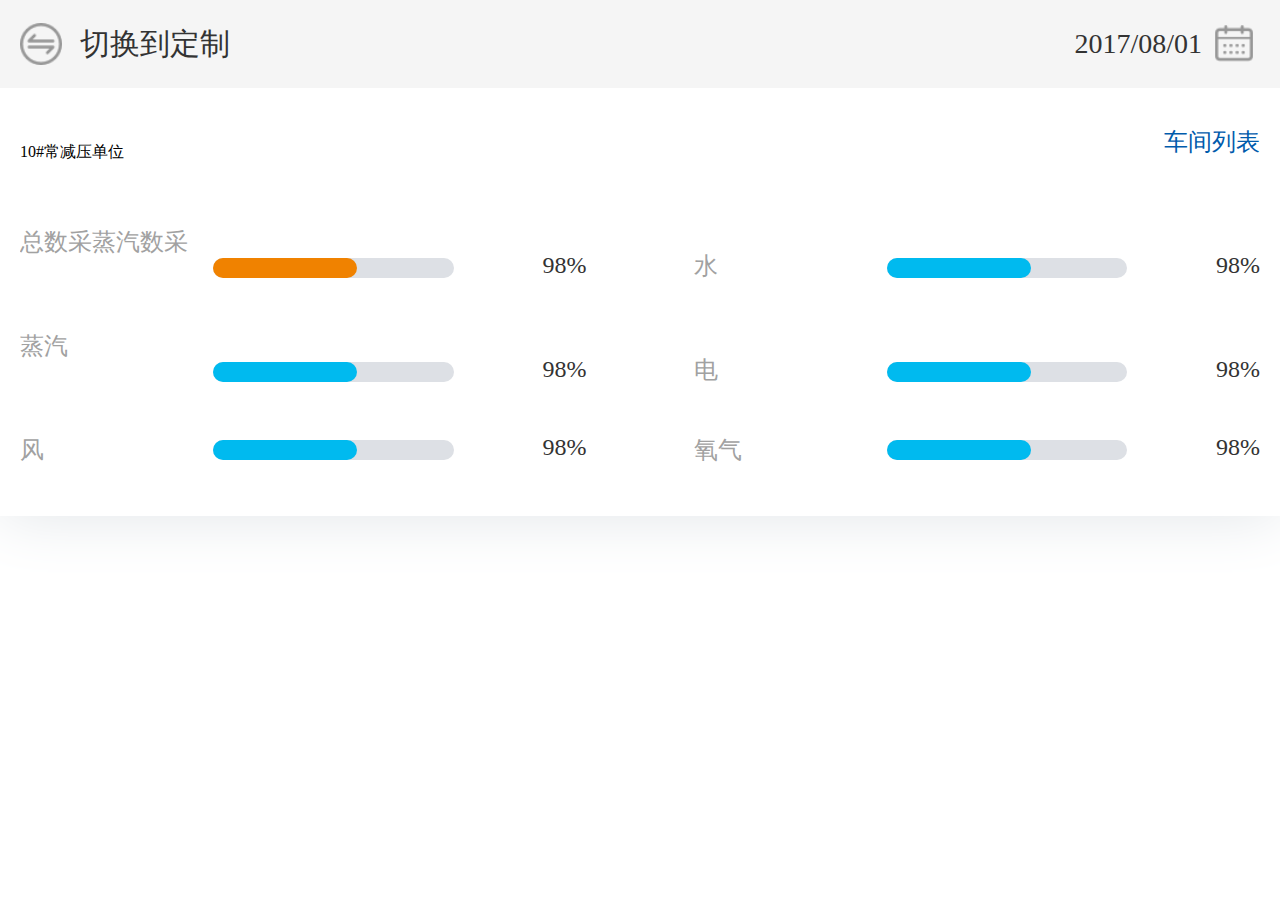
<file: IntelligentFactory/IntelligentFactory/intelligentPlant/jiLiangFXDepartment.html>
<!DOCTYPE html>
<html>
	<head>
		<meta charset="UTF-8">
		<meta name="viewport" content="width=device-width,initial-scale=1,minimum-scale=1,maximum-scale=1,user-scalable=no" />
		<script src="js/common/rem.js"></script>
		<link rel="stylesheet" type="text/css" href="css/reset.css"/>
		<link rel="stylesheet" type="text/css" href="css/jiLiangFX.css"/>
		<title>计量分析</title>
	</head>
	<body>
		<div class="header clear">
			<div class="company_name"><div></div><p>切换到默认</p><p class="dz">切换到定制</p></div>
			<div class="sel_wrap clear">
				<label>2017/08/01</label>       
				<input type="date" name="" class="select" id="" value="">
			</div>
		</div>
		<section class="bodyall" style="padding-bottom: 0;">
			<div class="chfx_box chmrListBody">
				<section class="outBox">
					<div class="title clear">
						<div class="left-c">
							10#常减压单位
						</div>
						<div class="right_c clear">
							<span>车间列表</span>
						</div>
					</div>
					<div class="jl_box clear">
						<div class="jl_leftbox">
							<ul class="jl_dbox clear">
								<li class="jltitle"><p>总数采蒸汽数采</p></li>
								<li class="jl_yshow">
									<div>
										<div class="jl_yshowinner" style="background: #f08200;"></div>
									</div>
								</li>
								<li class="yhnumber"><p class="bfb">98%</p></li>
								<li style="width: 30%;"></li>
								<li class="jltitle"><p class="little">水</p></li>
								<li class="jl_yshow">
									<div>
										<div class="jl_yshowinner"></div>
									</div>
								</li>
								<li class="yhnumber"><p class="bfb">98%</p></li>
							</ul>
						</div>
						<div class="jl_leftbox">
							<ul class="jl_dbox clear">
								<li class="jltitle"><p>蒸汽</p></li>
								<li class="jl_yshow">
									<div>
										<div class="jl_yshowinner"></div>
									</div>
								</li>
								<li class="yhnumber"><p class="bfb">98%</p></li>
								<li style="width: 30%;"></li>
								<li class="jltitle"><p class="little">电</p></li>
								<li class="jl_yshow">
									<div>
										<div class="jl_yshowinner"></div>
									</div>
								</li>
								<li class="yhnumber"><p class="bfb">98%</p></li>
							</ul>
						</div>
						<div class="jl_leftbox">
							<ul class="jl_dbox clear">
								<li class="jltitle"><p>风</p></li>
								<li class="jl_yshow">
									<div>
										<div class="jl_yshowinner"></div>
									</div>
								</li>
								<li class="yhnumber"><p class="bfb">98%</p></li>
								<li style="width: 30%;"></li>
								<li class="jltitle"><p>氧气</p></li>
								<li class="jl_yshow">
									<div>
										<div class="jl_yshowinner"></div>
									</div>
								</li>
								<li class="yhnumber"><p class="bfb">98%</p></li>
							</ul>
						</div>
					</div>
				</section>
			</div>
			<div class="chfx_box chdzListBody">
				<section class="outBox">
					<div class="title clear">
						<div class="left-c">
							20#常减压单位
						</div>
					</div>
					<div class="jl_box clear">
						<div class="jl_leftbox">
							<ul class="jl_dbox clear">
								<li class="jltitle"><p>总数采蒸汽数采</p></li>
								<li class="jl_yshow">
									<div>
										<div class="jl_yshowinner" style="background: #f08200;"></div>
									</div>
								</li>
								<li class="yhnumber"><p class="bfb">98%</p></li>
								<li style="width: 30%;"></li>
								<li class="jltitle"><p class="little">水</p></li>
								<li class="jl_yshow">
									<div>
										<div class="jl_yshowinner"></div>
									</div>
								</li>
								<li class="yhnumber"><p class="bfb">98%</p></li>
							</ul>
						</div>
						<div class="jl_leftbox">
							<ul class="jl_dbox clear">
								<li class="jltitle"><p>蒸汽</p></li>
								<li class="jl_yshow">
									<div>
										<div class="jl_yshowinner"></div>
									</div>
								</li>
								<li class="yhnumber"><p class="bfb">98%</p></li>
								<li style="width: 30%;"></li>
								<li class="jltitle"><p class="little">电</p></li>
								<li class="jl_yshow">
									<div>
										<div class="jl_yshowinner"></div>
									</div>
								</li>
								<li class="yhnumber"><p class="bfb">98%</p></li>
							</ul>
						</div>
						<div class="jl_leftbox">
							<ul class="jl_dbox clear">
								<li class="jltitle"><p>风</p></li>
								<li class="jl_yshow">
									<div>
										<div class="jl_yshowinner"></div>
									</div>
								</li>
								<li class="yhnumber"><p class="bfb">98%</p></li>
								<li style="width: 30%;"></li>
								<li class="jltitle"><p>氧气</p></li>
								<li class="jl_yshow">
									<div>
										<div class="jl_yshowinner"></div>
									</div>
								</li>
								<li class="yhnumber"><p class="bfb">98%</p></li>
							</ul>
						</div>
					</div>
				</section>
			</div>
			
		</section>
		<footer class="footer">定制管网列表</footer>
	</body>
	<script src="js/common/jquery-3.2.1.js"></script>
	<script src="js/common/echarts.js"></script>
	<script src="js/common/base.js"></script>
	<script src="js/jiLiangFXDepartment.js"></script>
</html>
</file>
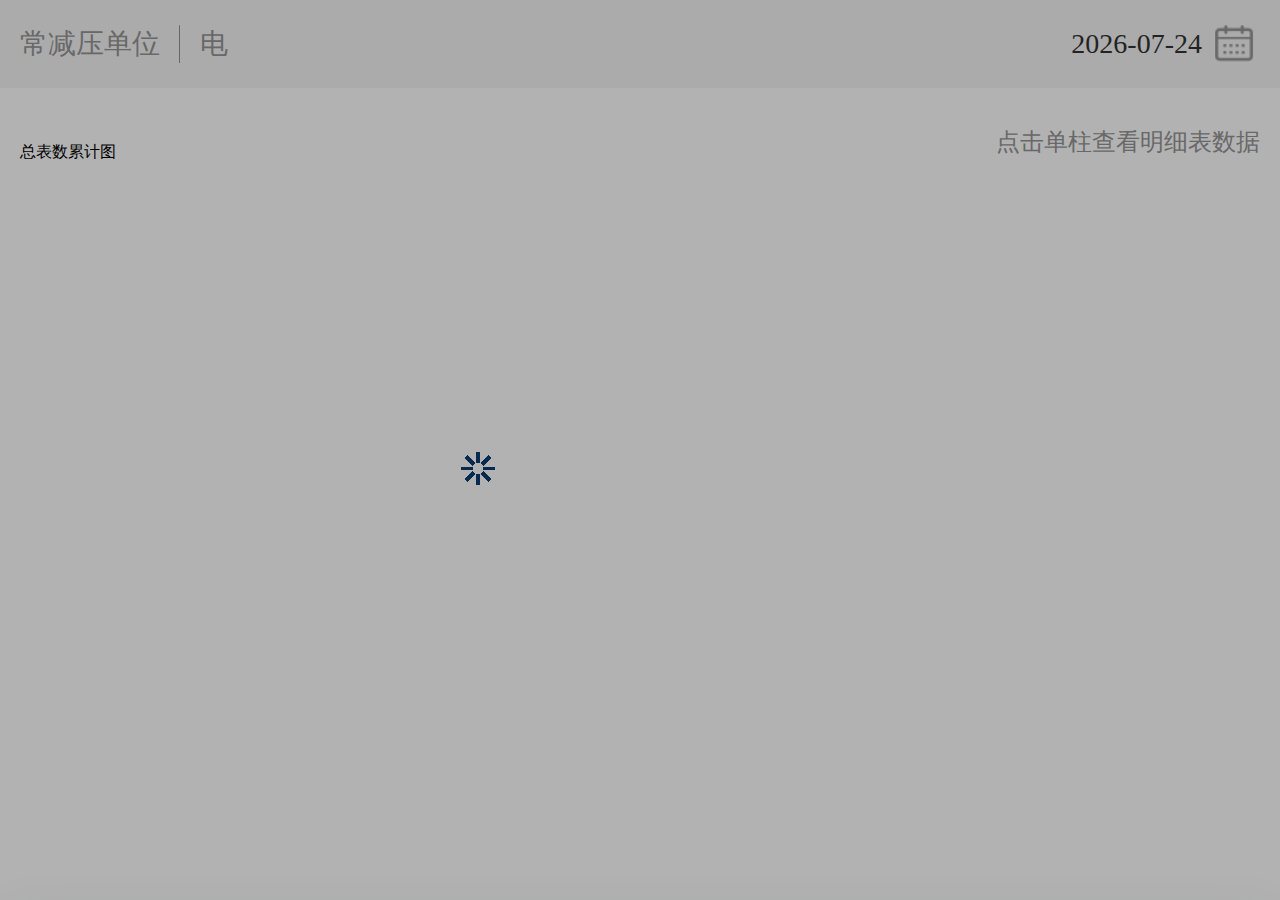
<file: IntelligentFactory/IntelligentFactory/intelligentPlant/jiLiangFXdetails.html>
<!DOCTYPE html>
<html>
	<head>
		<meta charset="UTF-8">
		<title>计量分析</title>
		<meta name="viewport" content="width=device-width,initial-scale=1,minimum-scale=1,maximum-scale=1,user-scalable=no" />
		<script src="js/common/rem.js"></script>
		<link rel="stylesheet" type="text/css" href="css/reset.css"/>
		<link rel="stylesheet" type="text/css" href="css/jiLiangFXdetails.css"/>
	</head>
	<body>
		<div class="header clear">
			<div class="tabjl">
				<p>常减压单位</p><p class="jzch">电</p>
			</div>
			<div class="sel_wrap clear">
				<label>2017/07/12</label>       
				<input type="date" name="" class="select" id="" value="">
			</div>
		</div>
		<section class="bodyall" style="padding-bottom: 0;">
			<section class="outBox">
				<div class="title clear">
					<div class="left-c">
						总表数累计图
					</div>
					<div class="right_c clear">
						<span>点击单柱查看明细表数据</span>
					</div>
				</div>
				<div id="main_s">
					
				</div>
			</section>
			<section class="outBoxTS clear">
				<div class="clear tabFX">
					<!--<dl class="cBox">
						<dt>100%</dt>
						<dd>总数采率</dd>
					</dl>
					<dl class="cBox">
						<dt>14</dt>
						<dd>总数采个数</dd>
					</dl>
					<dl class="cBox">
						<dt>87.8%</dt>
						<dd>有效率</dd>
					</dl>
					<dl class="cBox">
						<dt>0</dt>
						<dd>预计值</dd>
					</dl>
					<dl class="cBox">
						<dt>0</dt>
						<dd>增加表数</dd>
					</dl>-->
				</div>
				<ul class="FX_sh">
					<li class="firstli">
						<div class="FX_one">
							<!--<div class="zb">
								<p>总表数:</p>
								<p>1</p>
							</div>
							<ul class="zbc clear">
								<li class="clear">
									<p>虚表数:</p>
									<p>140%</p>
								</li>
								<li>
									<p>虚表率:</p>
									<p>140%</p>
								</li>
								<li>
									<p>实表数:</p>
									<p>14</p>
								</li>
								<li>
									<p>实表率:</p>
									<p>14</p>
								</li>
								<li>
									<p>预计值:</p>
									<p>14%</p>
								</li>
							</ul>-->
						</div>
						
						<div class="title clear">
							<div class="left-c ls">汇总表</div>
						</div>
						<nav class="FX_Onenav clear">
							<p>区域</p>
							<p>实表(有数采/预计值/人工数)</p>
							<p style="text-align: right;">虚表(预计值/人工)</p>
						</nav>
						<ul class="FX_Onecntent clear">
							<!--<li>
								<p>二硫磺回收装置</p>
								<p>10/8/2</p>
								<p>2/1</p>
							</li>
							<li>
								<p>二硫磺回</p>
								<p>10/8/2</p>
								<p>2/1</p>
							</li>-->
						</ul>
						<div class="FX_hide"></div>
					</li>
					<li class="twoli">
						<div class="FX_two clear">
							<!--<div class="FX_twotop clear">
								<p>总表数:</p>
								<p>3</p>
							</div>
							<ul class="FX_twobottom clear">
								<li class="clear">
									<p>实表数:</p>
									<p>3</p>
								</li>
								<li class="clear">
									<p>人工预计:</p>
									<p>3</p>
								</li>
								<li class="clear">
									<p>人工录入:</p>
									<p>3</p>
								</li>
							</ul>-->
								
						</div>
						<div class="title clear">
							<div class="left-c ls">汇总表</div>
						</div>
						<nav class="FX_nav clear">
							<p>区域</p>
							<p>数采率</p>
							<p>数采数</p>
							<p>实表(实表数/预计值/人工数)</p>
						</nav>
						<ul class="FX_Twocntent clear">
							<li>
								<p>二硫磺回收装置</p>
								<p>100%</p>
								<p>2</p>
								<p>10/8/2</p>
							</li>
							<li>
								<p>二硫磺回收装置</p>
								<p>100%</p>
								<p>2</p>
								<p>10/8/2</p>
							</li>
						</ul>
						<div class="FX_hide"></div>
					</li>
					<li class="threeli">
						<div class="FX_three clear">
							<!--<div class="FX_threec clear">
								<p>总表数:</p>
								<p>3</p>
							</div>
							<div class="FX_threec clear">
								<p>总表数:</p>
								<p>3</p>
							</div>-->
						</div>
						
					
						<div class="title clear">
							<div class="left-c ls">汇总表</div>
						</div>
						<nav class="FX_Threenav clear">
							<p>区域</p>
							<p>有效率</p>
							<p>有效个数</p>
							<p>数采个数</p>
						</nav>
						<ul class="FX_Threecntent clear">
							<!--<li>
								<p>二硫磺回收装置</p>
								<p>100%</p>
								<p>6</p>
								<p>6</p>
							</li>
							<li>
								<p>二硫磺回收装置</p>
								<p>100%</p>
								<p>6</p>
								<p>6</p>
							</li>-->
						</ul>
						<div class="FX_hide"></div>
					</li>
					<li class="fourli">
						<div class="FX_four clear">
							<!--<ul class="FX_top clear">
								<li class="clear">
									<p>实表预计个数:</p>
									<p>3</p>
								</li>
								<li  class="clear">
									<p>采集准确率:</p>
									<p>100%</p>
								</li>
							</ul>
							<ul class="FX_bottom">
								<li  class="clear">
									<p>虚表预计个数:</p>
									<p>3</p>
								</li>
								<li  class="clear">
									<p>采集准确率:</p>
									<p>100%</p>
								</li>
							</ul>-->
						</div>
						<div class="title clear">
							<div class="left-c ls">汇总表</div>
						</div>
						<nav class="FX_Fournav clear">
							<p>区域</p>
							<p>预计值个数</p>
							<p>修改个数</p>
							<p>未修改个数</p>
						</nav>
						<ul class="FX_Fourcntent clear">
							<!--<li>
								<p>二硫磺回收装置</p>
								<p>100%</p>
								<p>6</p>
								<p>6</p>
							</li>
							<li>
								<p>二硫磺回收装置</p>
								<p>100%</p>
								<p>6</p>
								<p>6</p>
							</li>-->
						</ul>
						<div class="FX_hide"></div>
					</li>
					<li>
						<div class="FX_five clear">
							<!--<ul class="FX_top clear">
								<li class="clear">
									<p>实表预计个数:</p>
									<p>3</p>
								</li>
								<li  class="clear">
									<p>采集准确率:</p>
									<p>100%</p>
								</li>
							</ul>
							<ul class="FX_bottom">
								<li  class="clear">
									<p>虚表预计个数:</p>
									<p>3</p>
								</li>
								<li  class="clear">
									<p>采集准确率:</p>
									<p>100%</p>
								</li>
							</ul>-->
						</div>
						<!--<div class="title clear">
							<div class="left-c ls">汇总表</div>
						</div>
						<nav class="FX_Fivenav clear">
							<p>区域</p>
							<p>有效率</p>
							<p>有效个数</p>
							<p>数采个数</p>
						</nav>
						<ul class="FX_Fivecntent clear">
							<li>
								<p>二硫磺回收装置</p>
								<p>100%</p>
								<p>6</p>
								<p>6</p>
							</li>
							<li>
								<p>二硫磺回收装置</p>
								<p>100%</p>
								<p>6</p>
								<p>6</p>
							</li>
						</ul>-->
						<div class="FX_hide"></div>
					</li>
				</ul>
				<section class="showhide">
					
				</section>
				
			</section>
			<section class="xbox">
				<div class="title clear">
					<div class="left-c c">明细表</div>
				</div>
				<nav class="fx_title clear">
					<p>区域</p>
					<p>表名称</p>
					<p>位号</p>
					<!--<p>单位</p>-->
					<p>原始/确认读数</p>
					<p>是否修改</p>
				</nav>
				<ul class="fx_titleBox">
					<li>
						<p>1#常减压</p>
						<p>NY一二硫磺装置消耗电</p>
						<p>dl6602</p>
						<!--<p>千瓦时</p>-->
						<p>5000/5000</p>
						<p>否</p>
					</li>
				</ul>
			</section>
			<!--<section class="xbox">
				<div class="title clear">
					<div class="left-c c">汇总表</div>
					<div class="jz">
						<span>介质:</span>
						<span>电</span>
					</div>
				</div>
				<table width="100%" border="0" cellspacing="0" cellpadding="0" bordercolor="009900">
					<tr class="firstTr">
						<td width="15%">区域</td>
						<td width="18%">表名称</td>
						<td width="12%">位号</td>
						<td width="12%">单位</td>
						<td width="22%">原始/确认读数</td>
						<td width="21%">表单是否修改</td>
					</tr>
					<tr>
						<td>1#常减压</td>
						<td>NY一二硫磺装置消耗电</td>
						<td>dl6602</td>
						<td>千瓦时</td>
						<td>5000/5000</td>
						<td>否</td>
						
					</tr>
				</table>
			</section>-->
		</section>
		<div class="chLayer">
			<div class="jzchbox clear">
				<div class="boxleft">
					<!--<div class="myshowcontentL bko">
						<p>的发个梵蒂冈地方个</p>
					</div>
					<div class="myshowcontentL">
						<p>的发个梵蒂冈地方个</p>
					</div>
					<div class="myshowcontentL">
						<p>的发个梵蒂冈地方个</p>
					</div>-->
				</div>
				<div class="boxright">
					<!--<div class="myshowcontentR bk">
						<p>的发个梵蒂冈地方个</p>
					</div>
					<div class="myshowcontentR">
						<p>的发个梵蒂冈地方个</p>
					</div>
					<div class="myshowcontentR">
						<p>的发个梵蒂冈地方个</p>
					</div>-->
				</div>
			</div>
		</div>
		
		
	</body>
	<script src="js/common/jquery-3.2.1.js"></script>
	<script src="js/common/echarts.js"></script>
	<script src="js/common/base.js"></script>
	<script src="js/jiLiangFXdetails.js"></script>
	<script src="js/layer/layer.js"></script>
</html>
</file>
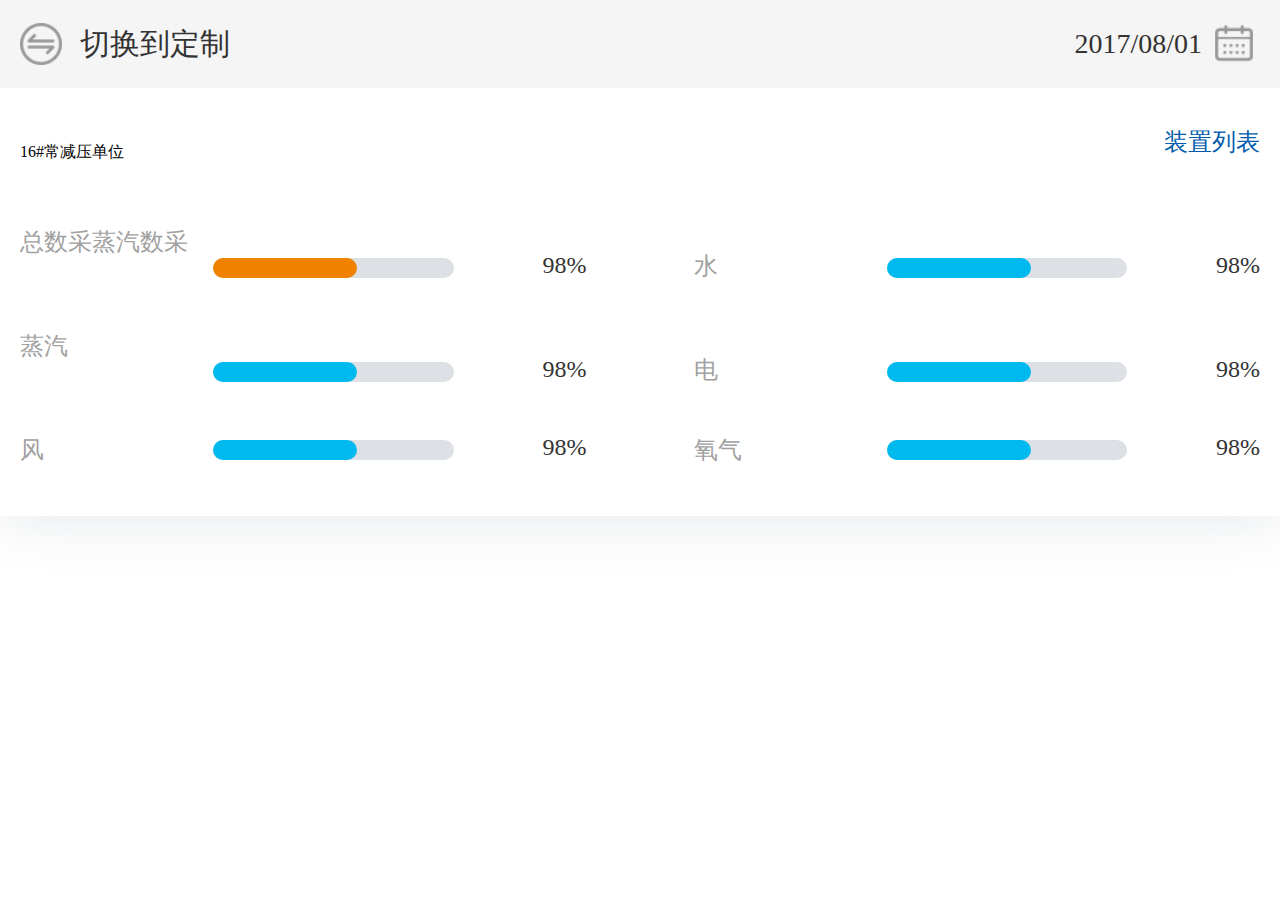
<file: IntelligentFactory/IntelligentFactory/intelligentPlant/jiLiangFXWorkshop.html>
<!DOCTYPE html>
<html>
	<head>
		<meta charset="UTF-8">
		<meta name="viewport" content="width=device-width,initial-scale=1,minimum-scale=1,maximum-scale=1,user-scalable=no" />
		<script src="js/common/rem.js"></script>
		<link rel="stylesheet" type="text/css" href="css/reset.css"/>
		<link rel="stylesheet" type="text/css" href="css/jiLiangFX.css"/>
		<title>计量分析</title>
	</head>
	<body>
		<div class="header clear">
			<div class="company_name"><div></div><p>切换到默认</p><p class="dz">切换到定制</p></div>
			<div class="sel_wrap clear">
				<label>2017/08/01</label>       
				<input type="date" name="" class="select" id="" value="">
			</div>
		</div>
		<section class="bodyall" style="padding-bottom: 0;">
			<div class="chfx_box chmrListBody">
				<section class="outBox">
					<div class="title clear">
						<div class="left-c">
							16#常减压单位
						</div>
						<div class="right_c clear">
							<span>装置列表</span>
						</div>
					</div>
					<div class="jl_box clear">
						<div class="jl_leftbox">
							<ul class="jl_dbox clear">
								<li class="jltitle"><p>总数采蒸汽数采</p></li>
								<li class="jl_yshow">
									<div>
										<div class="jl_yshowinner" style="background: #f08200;"></div>
									</div>
								</li>
								<li class="yhnumber"><p class="bfb">98%</p></li>
								<li style="width: 30%;"></li>
								<li class="jltitle"><p class="little">水</p></li>
								<li class="jl_yshow">
									<div>
										<div class="jl_yshowinner"></div>
									</div>
								</li>
								<li class="yhnumber"><p class="bfb">98%</p></li>
							</ul>
						</div>
						<div class="jl_leftbox">
							<ul class="jl_dbox clear">
								<li class="jltitle"><p>蒸汽</p></li>
								<li class="jl_yshow">
									<div>
										<div class="jl_yshowinner"></div>
									</div>
								</li>
								<li class="yhnumber"><p class="bfb">98%</p></li>
								<li style="width: 30%;"></li>
								<li class="jltitle"><p class="little">电</p></li>
								<li class="jl_yshow">
									<div>
										<div class="jl_yshowinner"></div>
									</div>
								</li>
								<li class="yhnumber"><p class="bfb">98%</p></li>
							</ul>
						</div>
						<div class="jl_leftbox">
							<ul class="jl_dbox clear">
								<li class="jltitle"><p>风</p></li>
								<li class="jl_yshow">
									<div>
										<div class="jl_yshowinner"></div>
									</div>
								</li>
								<li class="yhnumber"><p class="bfb">98%</p></li>
								<li style="width: 30%;"></li>
								<li class="jltitle"><p>氧气</p></li>
								<li class="jl_yshow">
									<div>
										<div class="jl_yshowinner"></div>
									</div>
								</li>
								<li class="yhnumber"><p class="bfb">98%</p></li>
							</ul>
						</div>
					</div>
				</section>
			</div>
			<div class="chfx_box chdzListBody">
				<section class="outBox">
					<div class="title clear">
						<div class="left-c">
							8#常减压单位
						</div>
					</div>
					<div class="jl_box clear">
						<div class="jl_leftbox">
							<ul class="jl_dbox clear">
								<li class="jltitle"><p>总数采蒸汽数采</p></li>
								<li class="jl_yshow">
									<div>
										<div class="jl_yshowinner" style="background: #f08200;"></div>
									</div>
								</li>
								<li class="yhnumber"><p class="bfb">98%</p></li>
								<li style="width: 30%;"></li>
								<li class="jltitle"><p class="little">水</p></li>
								<li class="jl_yshow">
									<div>
										<div class="jl_yshowinner"></div>
									</div>
								</li>
								<li class="yhnumber"><p class="bfb">98%</p></li>
							</ul>
						</div>
						<div class="jl_leftbox">
							<ul class="jl_dbox clear">
								<li class="jltitle"><p>蒸汽</p></li>
								<li class="jl_yshow">
									<div>
										<div class="jl_yshowinner"></div>
									</div>
								</li>
								<li class="yhnumber"><p class="bfb">98%</p></li>
								<li style="width: 30%;"></li>
								<li class="jltitle"><p class="little">电</p></li>
								<li class="jl_yshow">
									<div>
										<div class="jl_yshowinner"></div>
									</div>
								</li>
								<li class="yhnumber"><p class="bfb">98%</p></li>
							</ul>
						</div>
						<div class="jl_leftbox">
							<ul class="jl_dbox clear">
								<li class="jltitle"><p>风</p></li>
								<li class="jl_yshow">
									<div>
										<div class="jl_yshowinner"></div>
									</div>
								</li>
								<li class="yhnumber"><p class="bfb">98%</p></li>
								<li style="width: 30%;"></li>
								<li class="jltitle"><p>氧气</p></li>
								<li class="jl_yshow">
									<div>
										<div class="jl_yshowinner"></div>
									</div>
								</li>
								<li class="yhnumber"><p class="bfb">98%</p></li>
							</ul>
						</div>
					</div>
				</section>
			</div>
			
		</section>
		<footer class="footer">定制管网列表</footer>
	</body>
	<script src="js/common/jquery-3.2.1.js"></script>
	<script src="js/common/echarts.js"></script>
	<script src="js/common/base.js"></script>
	<script src="js/jiLiangFXWorkshop.js"></script>
</html>
</file>
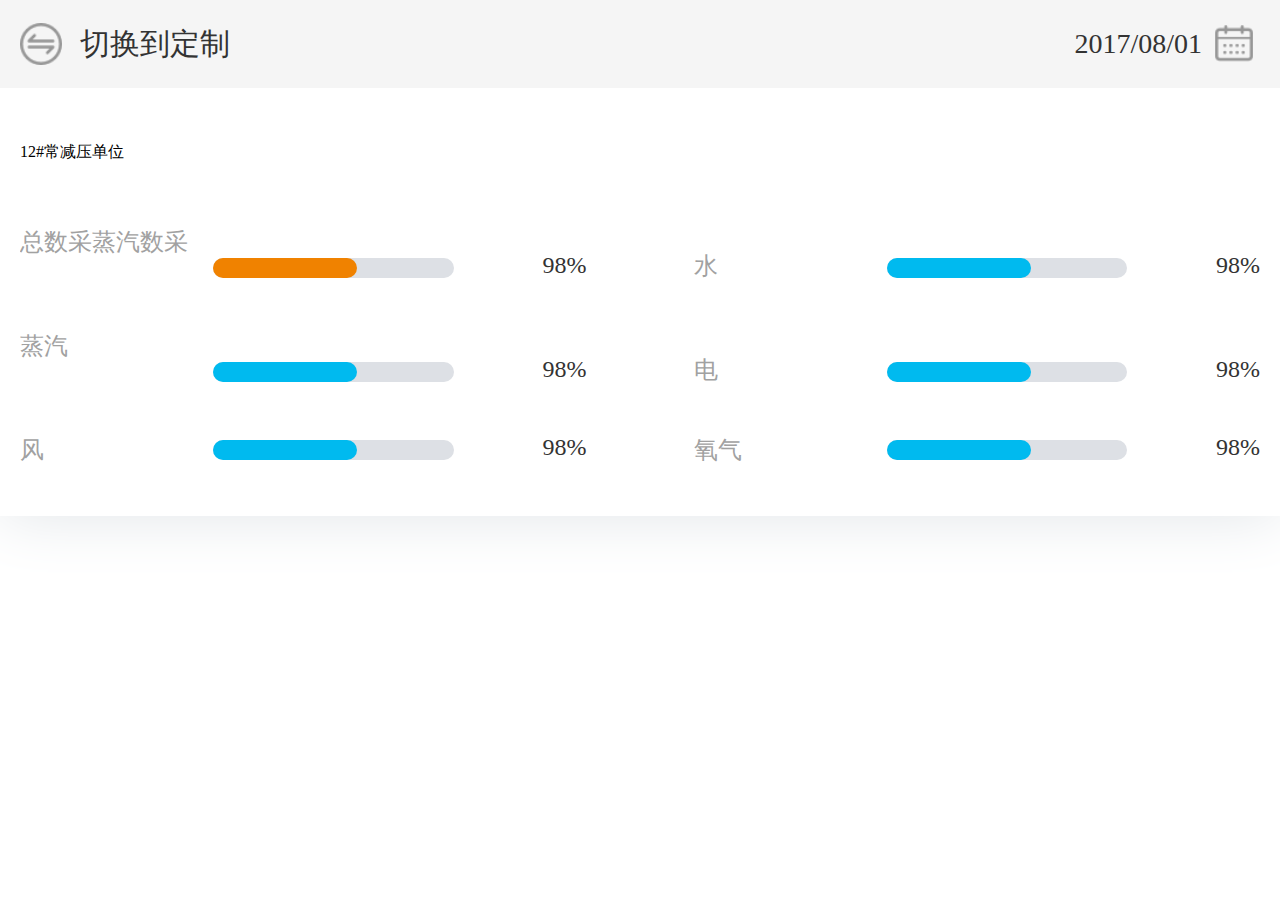
<file: IntelligentFactory/IntelligentFactory/intelligentPlant/jiLiangFXzhz.html>
<!DOCTYPE html>
<html>
	<head>
		<meta charset="UTF-8">
		<meta name="viewport" content="width=device-width,initial-scale=1,minimum-scale=1,maximum-scale=1,user-scalable=no" />
		<script src="js/common/rem.js"></script>
		<link rel="stylesheet" type="text/css" href="css/reset.css"/>
		<link rel="stylesheet" type="text/css" href="css/jiLiangFX.css"/>
		<title>计量分析</title>
	</head>
	<body>
		<div class="header clear">
			<div class="company_name"><div></div><p>切换到默认</p><p class="dz">切换到定制</p></div>
			<div class="sel_wrap clear">
				<label>2017/08/01</label>       
				<input type="date" name="" class="select" id="" value="">
			</div>
		</div>
		<section class="bodyall" style="padding-bottom: 0;">
			<div class="chfx_box chmrListBody">
				<section class="outBox">
					<div class="title clear">
						<div class="left-c">
							12#常减压单位
						</div>
					</div>
					<div class="jl_box clear">
						<div class="jl_leftbox">
							<ul class="jl_dbox clear">
								<li class="jltitle"><p>总数采蒸汽数采</p></li>
								<li class="jl_yshow">
									<div>
										<div class="jl_yshowinner" style="background: #f08200;"></div>
									</div>
								</li>
								<li class="yhnumber"><p class="bfb">98%</p></li>
								<li style="width: 30%;"></li>
								<li class="jltitle"><p class="little">水</p></li>
								<li class="jl_yshow">
									<div>
										<div class="jl_yshowinner"></div>
									</div>
								</li>
								<li class="yhnumber"><p class="bfb">98%</p></li>
							</ul>
						</div>
						<div class="jl_leftbox">
							<ul class="jl_dbox clear">
								<li class="jltitle"><p>蒸汽</p></li>
								<li class="jl_yshow">
									<div>
										<div class="jl_yshowinner"></div>
									</div>
								</li>
								<li class="yhnumber"><p class="bfb">98%</p></li>
								<li style="width: 30%;"></li>
								<li class="jltitle"><p class="little">电</p></li>
								<li class="jl_yshow">
									<div>
										<div class="jl_yshowinner"></div>
									</div>
								</li>
								<li class="yhnumber"><p class="bfb">98%</p></li>
							</ul>
						</div>
						<div class="jl_leftbox">
							<ul class="jl_dbox clear">
								<li class="jltitle"><p>风</p></li>
								<li class="jl_yshow">
									<div>
										<div class="jl_yshowinner"></div>
									</div>
								</li>
								<li class="yhnumber"><p class="bfb">98%</p></li>
								<li style="width: 30%;"></li>
								<li class="jltitle"><p>氧气</p></li>
								<li class="jl_yshow">
									<div>
										<div class="jl_yshowinner"></div>
									</div>
								</li>
								<li class="yhnumber"><p class="bfb">98%</p></li>
							</ul>
						</div>
					</div>
				</section>
			</div>
			<div class="chfx_box chdzListBody">
				<section class="outBox">
					<div class="title clear">
						<div class="left-c">
							6#常减压单位
						</div>
					</div>
					<div class="jl_box clear">
						<div class="jl_leftbox">
							<ul class="jl_dbox clear">
								<li class="jltitle"><p>总数采蒸汽数采</p></li>
								<li class="jl_yshow">
									<div>
										<div class="jl_yshowinner" style="background: #f08200;"></div>
									</div>
								</li>
								<li class="yhnumber"><p class="bfb">98%</p></li>
								<li style="width: 30%;"></li>
								<li class="jltitle"><p class="little">水</p></li>
								<li class="jl_yshow">
									<div>
										<div class="jl_yshowinner"></div>
									</div>
								</li>
								<li class="yhnumber"><p class="bfb">98%</p></li>
							</ul>
						</div>
						<div class="jl_leftbox">
							<ul class="jl_dbox clear">
								<li class="jltitle"><p>蒸汽</p></li>
								<li class="jl_yshow">
									<div>
										<div class="jl_yshowinner"></div>
									</div>
								</li>
								<li class="yhnumber"><p class="bfb">98%</p></li>
								<li style="width: 30%;"></li>
								<li class="jltitle"><p class="little">电</p></li>
								<li class="jl_yshow">
									<div>
										<div class="jl_yshowinner"></div>
									</div>
								</li>
								<li class="yhnumber"><p class="bfb">98%</p></li>
							</ul>
						</div>
						<div class="jl_leftbox">
							<ul class="jl_dbox clear">
								<li class="jltitle"><p>风</p></li>
								<li class="jl_yshow">
									<div>
										<div class="jl_yshowinner"></div>
									</div>
								</li>
								<li class="yhnumber"><p class="bfb">98%</p></li>
								<li style="width: 30%;"></li>
								<li class="jltitle"><p>氧气</p></li>
								<li class="jl_yshow">
									<div>
										<div class="jl_yshowinner"></div>
									</div>
								</li>
								<li class="yhnumber"><p class="bfb">98%</p></li>
							</ul>
						</div>
					</div>
				</section>
			</div>
			
		</section>
		<footer class="footer">定制管网列表</footer>
	</body>
	<script src="js/common/jquery-3.2.1.js"></script>
	<script src="js/common/echarts.js"></script>
	<script src="js/common/base.js"></script>
	<script src="js/jiLiangFXzhz.js"></script>
</html>
</file>
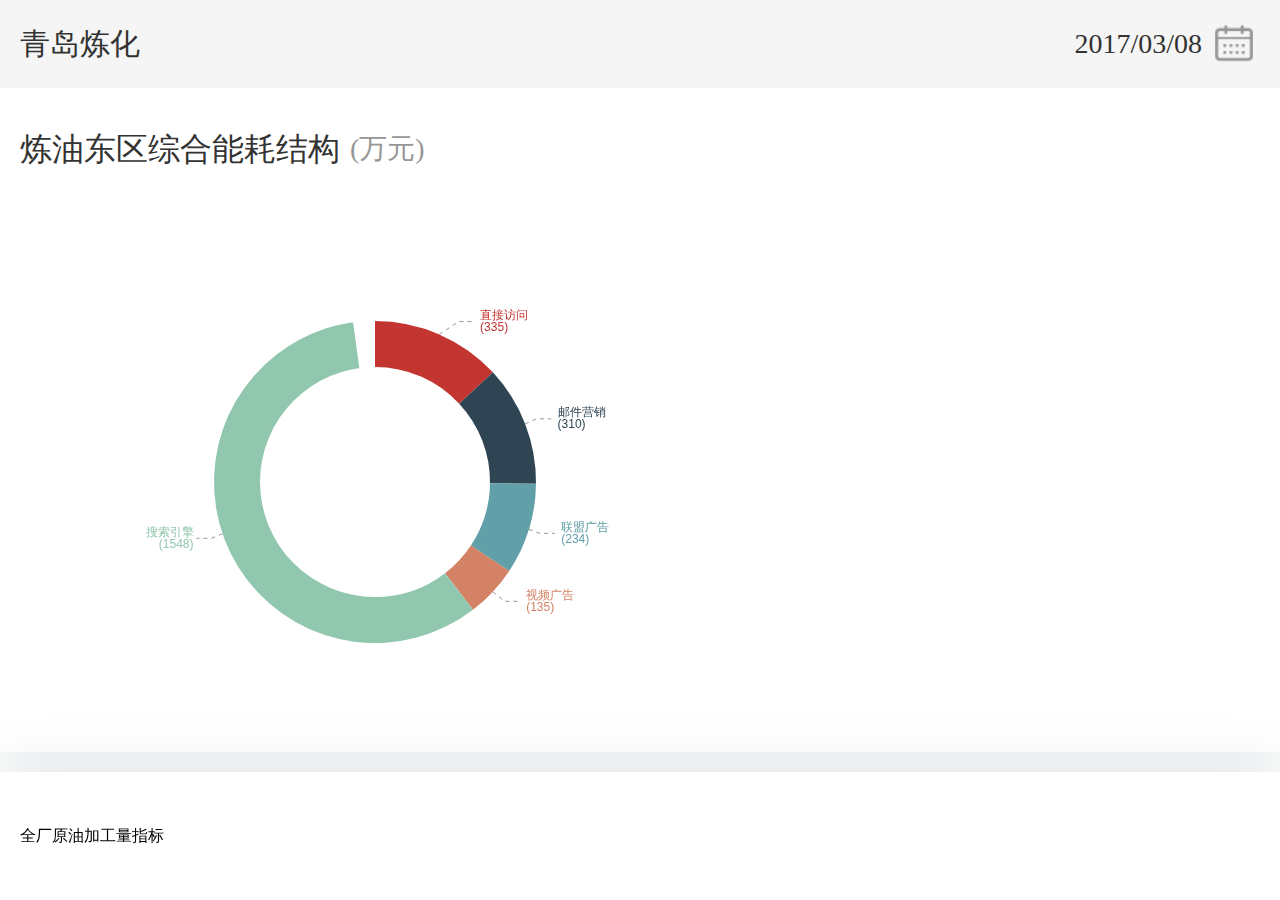
<file: IntelligentFactory/IntelligentFactory/intelligentPlant/nengYuanZB.html>
<!DOCTYPE html>
<html>
	<head>
		<meta charset="UTF-8">
		<meta name="format-detection" content="telephone=no" />
    	<meta name="viewport" content="width=device-width,initial-scale=1,minimum-scale=1,maximum-scale=1,user-scalable=no" />
		<link rel="stylesheet" type="text/css" href="css/reset.css"/>
		<link rel="stylesheet" type="text/css" href="css/nengYuanZB.css"/>
		<script src="js/common/rem.js"></script>
		<title>能源指标</title>
	</head>
	<body>
		<div class="header clear">
			<div class="company_name">青岛炼化</div>
			<div class="sel_wrap clear">
				<label>2017/03/08</label>       
				<input type="date" name="" class="select" id="" value="" />
			</div>
		</div>
		<section class="bodyall" style="padding-bottom: 0;">
			<section class="dl_outBox">
				<div class="dl_outBox_name clear">
					<h3>炼油东区综合能耗结构</h3><p>(万元)</p>
				</div>
				<div id="nyPie"></div>
			</section>
			<section class="outBox outBoxpos">
				<div class="title clear">
					<div class="left-c">全厂原油加工量指标</div>
				</div>
				<div id="main_1"></div>
				<div class="showNY">
					<p>3543534</p>
					<p>全厂单位综合能耗</p>
				</div>
			</section>
			<section class="outBox">
				<div class="title clear">
					<div class="left-c">介质消耗关联分析</div>
				</div>
				<nav class="nyl_nav">蒸汽介质消耗关联分析</nav>
				<div id="main_nyl"></div>
			</section>
		</section>
		
	</body>
	<script src="js/common/jquery-3.2.1.js"></script>
	<script src="js/common/echarts.js"></script>
	<script src="js/common/base.js"></script>
	<script src="js/layer/layer.js"></script>
	<script src="js/nengYuanZB.js"></script>
</html>
</file>
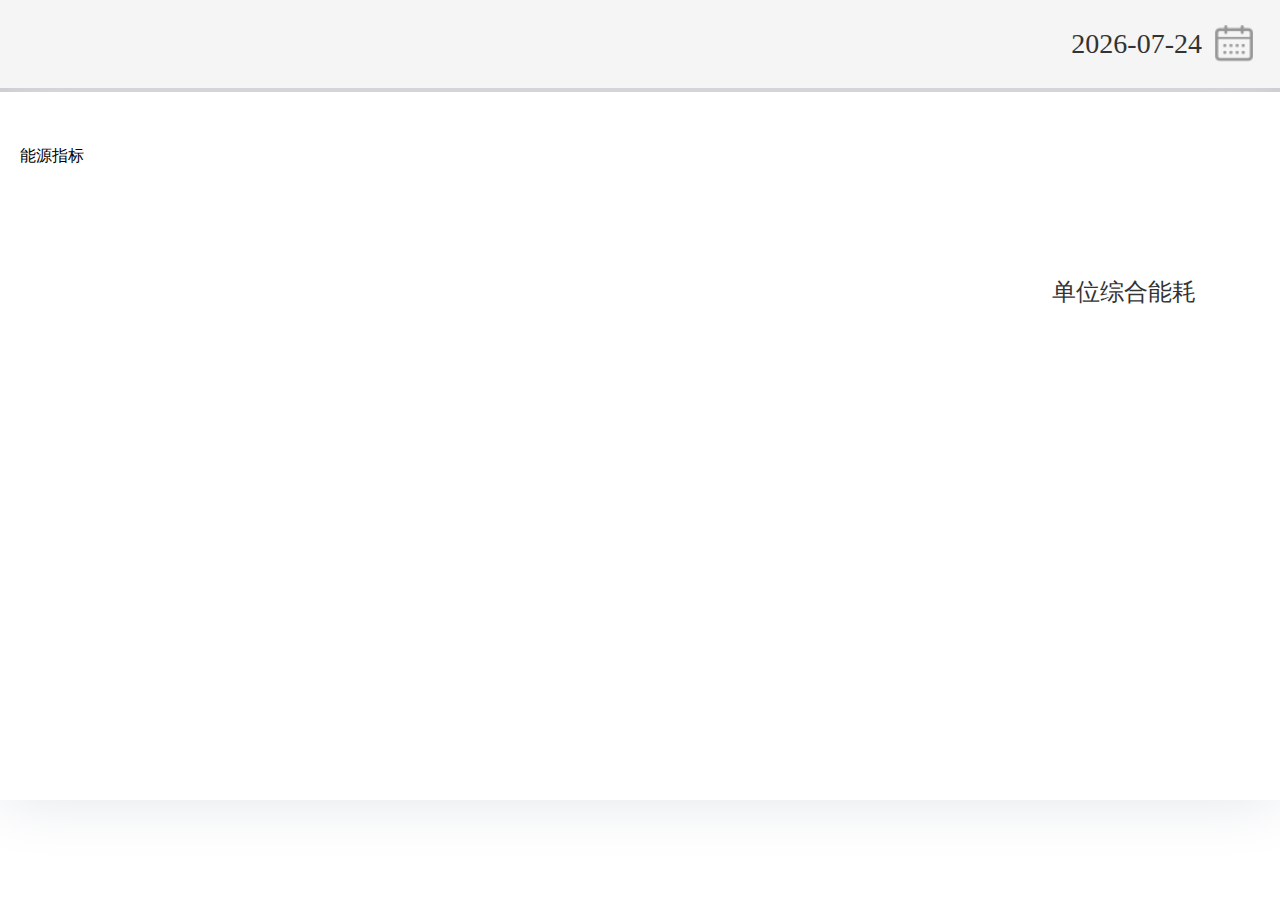
<file: IntelligentFactory/IntelligentFactory/intelligentPlant/nengyuanZBdetails.html>
<!DOCTYPE html>
<html>
	<head>
		<meta charset="UTF-8">
		<meta name="format-detection" content="telephone=no" />
    	<meta name="viewport" content="width=device-width,initial-scale=1,minimum-scale=1,maximum-scale=1,user-scalable=no" />
		<link rel="stylesheet" type="text/css" href="css/reset.css"/>
		<link rel="stylesheet" type="text/css" href="css/nengYuanZB.css"/>
		<script src="js/common/rem.js"></script>
		<title>能源指标详情</title>
	</head>
	<body>
		<div class="header clear">
			<div class="sel_wrap clear">
				<label>2017/03/08</label>       
				<input type="date" name="" class="select" id="" value="" />
			</div>
		</div>
		<section class="bodyall" style="padding-bottom: 0;">
			
			<nav class="zb_navbox">
				<div class="navbox">
					<ul class="navliboxone">
						<!--<li class="cyavtive">rfdgdf</li>
						<li>rfdgdf</li>
						<li>rfdgdf</li>
						<li>rfdgdf</li>
						<li>rfdgdf</li>
						<li>rfdgdf</li>-->
					</ul>
				</div>
				<div class="navbox">
					<ul class="navliboxtwo">
						<!--<li></li>-->
					</ul>
				</div>
				<div class="navbox">
					<ul class="navliboxthree">
						<!--<li></li>-->
					</ul>
				</div>
				<div class="navbox">
					<ul class="navliboxfour">
						<!--<li></li>-->
					</ul>
				</div>
			</nav>
			<!--<section class="dl_outBox">
				<div class="dl_outBox_name clear">
					<h3>日动力在线优化分析</h3><p>(万元)</p>
				</div>
				<div id="nyPie"></div>
			</section>-->
			<section class="outBox outBoxpos">
				<div class="title clear">
					<div class="left-c">能源指标</div>
				</div>
				<div id="main_1"></div>
				<div class="showNY">
					<p></p>
					<p>单位综合能耗</p>
				</div>
			</section>
			<section class="outBox nyHide">
				<div class="title clear">
					<div class="left-c">介质消耗关联分析</div>
					<!--<div class="right_nyl clear">
						<p class="nyl_tactive">介质消耗</p>
						<p>加工量趋势</p>
					</div>-->
				</div>
				<nav class="nyl_nav">
					<!--<p class="nyl_active">蒸汽介质消耗关联分析</p>-->
					<!--蒸汽介质消耗关联分析-->
				</nav>
				<div id="main_nyl"></div>
			</section>
		</section>
		<div class="mylayer">
			<div class="myshow">
				<!--<div class="myshowcontent bk">
					<p>的发个梵蒂冈地方个</p>
				</div>
				<div class="myshowcontent">
					<p>的发个梵蒂冈地方个</p>
				</div>
				<div class="myshowcontent">
					<p>的发个梵蒂冈地方个</p>
				</div>-->
			</div>
		</div>
		
	</body>
	<script src="js/common/jquery-3.2.1.js"></script>
	<script src="js/common/echarts.js"></script>
	<script src="js/common/base.js"></script>
	<script src="js/layer/layer.js"></script>
	<script src="js/nengyuanZBdetails.js"></script>
</html>
</file>
<file: IntelligentFactory/IntelligentFactory/intelligentPlant/css/index.css>
/*容器*/
#main {
	width: 7.1rem;
	height: 6rem;
}
#mainZ {
	width: 7.1rem;
	height: 5.3rem;
	/*height: 250px;*/
}

#main_zznh {
	width: 7.1rem;
	height: 5.4rem;
}
#main_ny{
	width: 7.1rem;
	height: 4.8rem;
}
#main_mg{
	width: 7.1rem;
	height: 4.8rem;
}
#main_jl{
	width: 7.1rem;
	height: 5.5rem;
}

/*页面*/
.bz{
	font-size: .24rem;
	color: #999;
	padding-top: .2rem;
}

.right-c,.right_jg {
	float: right;
	border: 1px solid #005bac;
	border-radius: 2px;
	text-align: center;
	box-sizing: border-box;
}

.right-c p,.right_jg p {
	width: 1.12rem;
	height: .48rem;
	line-height: .48rem;
	text-align: center;
	float: left;
	box-sizing: border-box;
	color: #333333;
	font-size: .28rem;
	-webkit-tap-highlight-color:rgba(255,0,0,0);/*去掉移动端点击后又阴影问题*/
}

.right_tab .nh_active{
	background: #005bac;
	color: #fff;
}

.right_jg .jg_active{
	background: #005bac;
	color: #fff;
}

.seeCH_Detail,.seeCB_Detail,.seeZB_Detail,.seeJL_Detail{
	float: right;
	font-size: .28rem;
	color: #005BAC;
}

.right_tab {
	float: right;
	border: 1px solid #005bac;
	border-radius: 2px;
	text-align: center;
	box-sizing: border-box;
}

.right_tab p{
	width: 1.12rem;
	height: .48rem;
	line-height: .48rem;
	text-align: center;
	float: left;
	box-sizing: border-box;
	color: #333333;
	font-size: .28rem;
	-webkit-tap-highlight-color:rgba(255,0,0,0);/*去掉移动端点击后又阴影问题*/
}






.line-nav{
	width: 100%;
}

.line-nav div{
	width: 33.3333%;
	float: left;
	padding: 8px;
	box-sizing: border-box;
}

.navclick{
	border-radius: 8px;
	box-shadow: 3px 3px 3px 3px #f2f4f6;
}
.navclick p{
	width: 100%;
	height: 20px;
	line-height: 20px;
	text-align: center;
	
}


.yh_outBox{
	width: 100%;
	height: 1.7rem;
	overflow: hidden;
}

.leftBox{
	float: left;
	width: 5rem;
	height: 1.36rem;
	margin-top: .18rem;
	box-sizing: border-box;
	border-right: 1px solid #d7d7d8;
	box-sizing: border-box;
	padding-right: 2%;
}

.leftBox ul{
	width: 100%;
}

.leftBox ul li{
	width: 26%;
	height: .67rem;
	float: left;
	font-size: .24rem;
	position: relative;
	color: #a1a1a1;
}
.leftBox ul .yhnumber{
	text-align: right;
	color: #333333;
	width: 30%;
}

.ny_dbox li,.ny_ybox li{
	line-height: .67rem;
}
.ny_dbox .ny_dshow,.ny_ybox .ny_yshow{
	width: 44%;
}


.ny_dshow div, .ny_yshow div{
	height: .2rem;
	width: 94%;
	border-radius: .2rem;
	position: absolute;
	top: 50%;
	left: 0;
	margin-top: -.1rem;
}

.ny_dshow div{
	background: #a781f3;
}

.ny_yshow div{
	background: #dde0e5;
}

.ny_yshow div .ny_yshowinner{
	width: 60%;
	height: .2rem;
	float: left;
	border-radius: .2rem;
	background: #00baef;
}

.sel_wrap .noshow {
    font-size: .28rem;
    z-index: 2;
    line-height: .88rem;
    height: .88rem;
    display: block;
    text-align: right;
    color: #333333;
    box-sizing: border-box;
}

.rightBox{
	width: 2rem;
	float: right;
	height: 1.7rem;
	padding-top: .56rem;
	box-sizing: border-box;
	background: url(../img/Oval.png) no-repeat center center;
	background-size: contain;
}

.rightBox p{
 	width: 100%;
 	font-size: .24rem;
 	text-align: center;
 	color: #9b9b9b;
}

.rightBox .shownumber{
	font-size: .28rem;
	color: #333333;
}
.nyBox {
	padding-bottom: .4rem;
	overflow: auto;
	font-size: 0;
	/*width: 100%;
    box-sizing: border-box;
    overflow-y: hidden;
    white-space: nowrap;
    font-size: 0;*/
}
.nyBox li{
	float: left;
	/*display: inline-block;*/
	width: 25%;
	background: url(../img/sg.png) no-repeat right 0 top 0;
	background-size: 1px 96%;
	color: #939393;
	height: 1.06rem;
}

.nyBox li:last-child{
	background: none;
}

.nyBox .nyactiv {
	color: #005bac;
}

/*.nyBox .nyactive p:nth-of-type(2){
	color: #2674b9;
}*/


/*.nyBox li:nth-of-type(2){
	float: left;
	width: 26%;
}
.nyBox li:nth-of-type(3){
	float: left;
	width: 22%;
}
.nyBox li:nth-of-type(4){
	float: left;
	width: 22%;
	background:none;
}*/

.nyBox li p{
	width: 100%;
	box-sizing: border-box;
	text-align: center;
	/*height: .52rem;*/
	line-height: .32rem;
	padding: 0 .1rem;
	font-size: .2rem;
	display: -webkit-box;
    -webkit-line-clamp: 2;
    -webkit-box-orient: vertical;
    overflow: hidden;
}

.nyBox li p:nth-of-type(1){
	box-sizing: border-box;
	padding-top: .1rem;
	font-size: .28rem;
	font-family: helvetica; 
}
</file>
<file: IntelligentFactory/IntelligentFactory/intelligentPlant/css/chanHaoFX.css>
.head{
	width: 100%;
    background: #f5f5f5;
    padding: 0 .2rem;
    box-sizing: border-box;
}
/*body{
	display: none;
}*/
.chheader{
	width: 100%;
	position: fixed;
	top: 0;
	left: 0;
	z-index: 100;
	background: #FFFFFF;
}

.chbodyall{
	width: 100%;
	height: 100%;
	box-sizing: border-box;
	padding: 3.72rem 0 .88rem 0;
	overflow: auto;
}

.chdzListBody{
	display: none;
}

.cy_navbox {
    width: 100%;
    box-sizing: border-box;
    overflow-y: hidden;
    white-space: nowrap;/*强制不换行*/
    font-size: 0;
}
.headbox_bg{
	width: 100%;
	background: #FFFFFF;
}
.cyavtive{
	border-bottom: 2px solid #005bac;
    color: #005bac;
    box-sizing: border-box;
}
.company_name{
	height: .88rem;
    line-height: .88rem;
    font-size: .3rem;
    float: left;
    color: #333333;
    box-sizing: border-box;
}
.seeCh_Detail{
	float: right;
    font-size: .28rem;
    color: #005BAC;
}
    

.cy_navbox li {
    display: inline-block;
    text-align: center;
    color: #333;
    font-size: .28rem;
    box-sizing: border-box;
    padding: .26rem .3rem;
}

.cy_navbox .cy_navbox_active {
    border-bottom: 1px solid #005BAC;
}

.sel_box {
    float: right;
    position: relative;
    display: flex;
}

.sel_box p {
    z-index: 2;
    text-align: center;
    box-sizing: border-box;
}

.sel_box label{
    display: table;
}

.sel_box .select {
	width: 100%;
    border: 0;
    z-index: 4;
    position: absolute;
    top: 0;
    left: 0;
    margin: 0;
    padding: 0;
    opacity: 0;
    font-size: .32rem;
    -webkit-tap-highlight-color: rgba(255,0,0,0);
}

.sel_box:after {
    content: "";
    position: absolute;
    right: 0;
    top: 0;
    width: .68rem;
    height: .68rem;
}

.legend_chindex{
	width: 100%;
	padding: 0 .2rem;
	box-sizing: border-box;
	border-bottom: 1px solid #c8c7cc;
	box-shadow: 0 -.2rem 0.4rem #e1e5e8;  
	background: #FFFFFF;
}

.legend_chindex li{
	float: left;
	padding: .2rem .12rem;
}

.legend_chindex li:first-child{
	padding-left: 0;
}

.legend_chindex li:last-child{
	padding-right: 0;
}

.legend_chindex li span{
	float: left;
	font-size: .28rem;
	color: #333333;
}


.one span:nth-of-type(1){
	width: .24rem;
	height: .24rem;
	background: #00a1eb;
	margin-top: .08rem;
}

.two span:nth-of-type(1){
	width: .24rem;
	height: .24rem;
	background: #00baef;
	margin-top: .08rem;
}

.three span:nth-of-type(1){
	width: .24rem;
	height: .24rem;
	background: #89d1f5;
	margin-top: .08rem;
}

.four span:nth-of-type(1){
	width: .24rem;
	height: .24rem;
	background: #f08200;
	margin-top: .08rem;
}

.five span:nth-of-type(1){
	width: .24rem;
	height: .24rem;
	background: #fcaa56;
	margin-top: .08rem;
}

.six span:nth-of-type(1){
	width: .24rem;
	height: .24rem;
	background: #fdcea2;
	margin-top: .08rem;
}

.legend_chindex li span:nth-of-type(2){
	padding-left: .16rem;
}

.chfx_cbox_dz,.chfx_cbox_mr{
	width: 7.1rem;
	height: 1.2rem;
}

.subcy_navbox{
	width: 100%;
	margin-bottom: .2rem;
	background: #FFFFFF;
	box-shadow: 0 0 0.6rem #e1e5e8;
}

.subcy_navbox li{
	float: left;
	width: 25%;
	height: .88rem;
	line-height: .88rem;
	text-align: center;
	font-size: .24rem;
	color: #969696;
}

.subcy_navbox li{
	float: left;
	width: 25%;
	height: .88rem;
	text-align: center;
	font-size: .24rem;
	color: #969696;
	padding: .2rem 0;
	box-sizing: border-box;
	/*background: url(../img/sg.png) no-repeat right center;
	background-size: 1px 60%;*/
}

.subcy_navbox li span{
	display: block;
	width: 100%;
	height: .48rem;
	line-height: .48rem;
	text-align: center;
	background: url(../img/sg.png) no-repeat right center;
	background-size: 1px 100%;
}

.subcy_navbox li:last-child span{
	background: none;
}

.subcy_navbox_active{
	color: #005bac;
	background: url(../img/SpToTop.png) no-repeat bottom center;
	background-size: 20%;
}
</file>
<file: IntelligentFactory/IntelligentFactory/intelligentPlant/css/chaoHaoFXdetail.css>
#mainCH_1{
	width: 7.1rem;
	height: 4rem;
}

.tabButton{
	float: left;
}

.tabButton div{
	float: left;
	height: .88rem;
	line-height: .88rem;
	font-size: .32rem;
	color: #333333;
	box-sizing: border-box;
}

.tabButton div:nth-of-type(1){
	color: #969696;
	background: url(../img/sg.png) no-repeat right center;
	background-size: 1px 60%;
	padding-right: .1rem;
	font-size: .28rem;
}

.tabButton div:nth-of-type(2){
	background: url(../img/sg.png) no-repeat right center;
	background-size: 1px 60%;
	padding: 0 .1rem;
	font-size: .28rem;
}

.tabButton div:nth-of-type(3){
	padding-left: .1rem;
	font-size: .28rem;
}

.legendCH{
	width: 100%;
}
.legendCH>div{
	float: left;
	width: 50%;
	height: .8rem;
}
.bako{
	float: left;
	width: 30%;
	height: .8rem;
	background: url(../img/chu.png) no-repeat left center;
	background-size: contain;
}

.bak{
	float: left;
	width: 30%;
	height: .8rem;
	background: url(../img/jin.png) no-repeat left center;
	background-size: contain;
}
.jx,.cx{
	float: left;
	width: 70%;
	height: .8rem;
}
.jx p,.cx p{
	height: .8rem;
	line-height: .8rem;
	float: left;
	color: #969696;
	font-size: .24rem;
	width: 33%;
	text-align: center;
}
.jx .active,.cx .active{
	color: #333333;
}


.tbox{
	width: 100%;
	box-sizing: border-box;
	padding: .4rem .2rem;
	border-bottom: 1px solid #e0e4e6;
}

.tbox>div{
	float: left;
}

.tbox_contentl{
	width: 5.4rem;
	height: 1.8rem;
	box-sizing: border-box;
	border-right: 1px solid #ececec;
}

.tbox_contentl>div{
	
}

.tbox_top p{
	float: left;
	height: .56rem;
	line-height: .56rem;
}


.tbox_top p:nth-of-type(1){
	font-size: .28rem;
	color: #333333;
}

.tbox_top p:nth-of-type(2){
	font-size: .24rem;
	color: #969696;
	padding-left: .2rem;
}

.tbox_bottom{
	width: 100%;
	margin-top: .4rem;
}

.tbox_bottom div{
	float: left;
	width: 50%;
}

.tbox_bottom div p{
	height: .56rem;
	line-height: .56rem;
	float: left;
	font-size: .28rem;
}

.tbox_bottom div p:nth-of-type(1){
	color: #333333;
}

.tbox_bottom div p:nth-of-type(2){
	color: #969696;
	padding-left: .2rem;
}

.tbox_contentrone,.tbox_contentrtwo,.tbox_contentrthree{
	width: 1.64rem;
	height: 1.8rem;
}

.tbox_contentrone div:nth-of-type(1),.tbox_contentrtwo  div:nth-of-type(1){
	width: 1.7rem;
	height: 1.4rem;
	background: url(../img/blue.png) no-repeat center center;
	background-size: contain;
	line-height: 1.4rem;
	font-size: .32rem;
	text-align: center;
	color: #333333;
}

.tbox_contentrone div:nth-of-type(2),.tbox_contentrtwo div:nth-of-type(2){
	width: 1.64rem;
	height: .4rem;
	line-height: .4rem;
	font-size: .24rem;
	text-align: center;
	margin-top: .2rem;
	color: #333333;
}



.tbox_contentrthree div:nth-of-type(1){
	background: url(../img/red.png) no-repeat center center;
	background-size: contain;
	line-height: 1.4rem;
	font-size: .32rem;
	text-align: center;
	color: #d0021b;
}

.tbox_contentrthree div:nth-of-type(2){
	width: 1.64rem;
	height: .4rem;
	line-height: .4rem;
	font-size: .24rem;
	text-align: center;
	color: #333333;
}


.xbox {
    padding: .4rem 0;
}

.fx_titleBox {
    width: 100%;
}

.fx_title {
    background: #F4F7FC;
}

.fx_titleBox li {
    width: 100%;
    font-size: 0;
    box-sizing: border-box;
    padding: 0 .2rem;
    display: flex;
    line-height: .6rem;
}

.c {
    padding: 0 .2rem;
}

.fx_titleBox li p {
    box-sizing: border-box;
    padding: .2rem 0;
    float: left;
    color: #969696;
    font-size: .2rem;
}

.fx_titleBox li p:nth-of-type(1) {
    width: 1.32rem;
}

.fx_titleBox li p:nth-of-type(2) {
    width: 1.3rem;
}

.fx_titleBox li p:nth-of-type(3) {
    width: 1.2rem;
}

.fx_titleBox li p:nth-of-type(4) {
    width: 1.2rem;
}

.fx_titleBox li p:nth-of-type(5) {
    width: 1.4rem;
}

.fx_titleBox li p:nth-of-type(6) {
    width: 1.3rem;
}

.fx_title{
	box-sizing: border-box;
    padding: 0 .2rem;
    display: flex;
}
.fx_title p{
	float: left;
	box-sizing: border-box;
    padding: .2rem 0;
    float: left;
    color: #969696;
    font-size: .2rem;
    display: flex;
    line-height: .6rem;
}
.fx_title p:nth-of-type(1) {
    width: 1.32rem;
}

.fx_title p:nth-of-type(2) {
    width: 1.3rem;
}

.fx_title p:nth-of-type(3) {
    width: 1.2rem;
}

.fx_title p:nth-of-type(4) {
    width: 1.2rem;
}

.fx_title p:nth-of-type(5) {
    width: 1.4rem;
}

.fx_title p:nth-of-type(6) {
    width: 1.3rem;
}

.jzC{
	width: 100%;
	padding-left: .2rem;
	padding-bottom: .4rem;
	box-sizing: border-box;
}
.jzC p{
	float: left;
	font-size: .28rem;
}

.jzC p:nth-of-type(2){
	padding-left: .4rem;
}

.jzC p span:nth-of-type(1){
	color: #969696;
}

.jzC p span:nth-of-type(2){
	color: #333333;
	padding-left: .2rem;
}

.wancl{
	width: 100%;
	height: 2.1rem;
	padding: .4rem .2rem;
	box-sizing: border-box;
}

.wancl div{
	float: left;
	width: 50%;
}
.wancl_tl dl{
	margin-top: .2rem;
}
.wancl_tl dl dt{
	font-size: .36rem;
	text-align: center;
	color: #005BAC;
}

.wancl_tl dl .big{
	font-size: .5rem;
}

.wancl_tl dl dd{
	font-size: .24rem;
	text-align: center;
	color: #969696;
}

.chLayer{
	bottom: 0;
	left: 0;
	padding-top: .88rem;
	box-sizing: border-box;
	position: absolute;
	width: 100%;
	height: 100%;
	background: rgba(0,0,0,0.3);
	display: none;
}
.jzchbox,.liangbox{
	width: 100%;
}
.boxleft{
	height: 5.28rem;
	overflow: auto;
	float: left;
	width: 40%;
	background: #FFFFFF;
}

.boxright{
	height: 5.28rem;
	overflow: auto;
	float: left;
	width: 60%;
	background: #f5f5f5;
}

.alone,.myshowcontentL{
	width: 100%;
	padding-left: .2rem;
	box-sizing: border-box;
	border-bottom: 1px solid #dde0e5;
}

.myshowcontentR{
	width: 100%;
	padding: 0 .2rem;
	box-sizing: border-box;
	border-bottom: 1px solid #dde0e5;
}

.myshowcontentL p,.myshowcontentR p,.alone p{
	height: .88rem;
	line-height: .88rem;
	width: 100%;
	font-size: .28rem;
}

.bg{
	background: #FFFFFF;
}

.bk {
    background: url(../img/right.png) no-repeat right .1rem center;
    background-size: 24px;
}

.myshowcontent {
    width: 100%;
    height: .88rem;
    padding: 0 .2rem;
    box-sizing: border-box;
    border-bottom: 1px solid #969696;
}

.myshowcontent p {
    width: 90%;
    font-size: .28rem;
    height: .88rem;
    line-height: .88rem;
    color: #333333;
}

.myshow{
	height: 3.52rem;
	background: #FFFFFF;
}

.text{
	color: #005BAC;
}
.ralone p{
	height: .88rem;
    line-height: .88rem;
    width: 100%;
    font-size: .28rem;
    box-sizing: border-box;
    padding-left: .2rem;
}
.jzch{
	width: 2rem;
	display: -webkit-box;
    -webkit-line-clamp: 1;
    -webkit-box-orient: vertical;
    overflow: hidden;
}
</file>
<file: IntelligentFactory/IntelligentFactory/intelligentPlant/css/chaYiFX.css>
/*html,body{
	height: 100%;
}*/
.company_name p{
	height: .88rem;
	line-height: .88rem;
	float: left;
}

.company_name div{
	height: .88rem;
	line-height: .88rem;
	float: left;
	height: .88rem;
	width: .6rem;
	background: url(../img/tab.png) no-repeat left center;
	background-size: 70%;
}

#cy_main_1{
	float: right;
	width: 5.04rem;
	height: 1.6rem;
}

.steam{
	display: block;
}
.wind,.electricity,.water{
	display: none;
}


.cy_navbox{
	width: 100%;
	box-sizing: border-box;
	overflow-y: hidden;
	white-space: nowrap;
	font-size: 0;
}

.cy_navbox li{
	height: .88rem;
	display: inline-block;
	text-align: center;
	color: #333;
	font-size: .28rem;
	box-sizing: border-box;
	padding: .26rem .3rem;
}
.cy_navbox  .cy_navbox_active{
	border-bottom: 2px solid #005bac;
	color: #005bac;
	box-sizing: border-box;
}

.cy_box{
	margin-bottom: .2rem;
	background: #fff;
	box-sizing: border-box;
	padding: .4rem .2rem;
	box-shadow:0 0 .6rem #e1e5e8;  
}

.cy_titlebox{
	width: 100%;
	font-size: 16px;
	line-height: 28px;
	box-sizing: border-box;
	padding-bottom: .4rem;
}
.cy_titlebox_left{
	font-size: .28rem;
	float: left;
	line-height: .48rem;
}

.cy_titlebox_right{
	height: .48rem;
    line-height: .48rem;
    font-size: .28rem;
	float: right;
	text-align: center;
	box-sizing: border-box;
	color: #005bac;
}
.cy_contentbox{
	width: 100%;
	padding-bottom: .4rem;
	box-sizing: border-box;
}

.cy_cylv{
	float: left;
	width: 2.06rem;
	height: 1.6rem;
	background: url(../img/Detail.png) no-repeat center center;
	background-size: contain;
	font-size: .36rem;
	line-height: 1.6rem;
	text-align: center;
	color: #333;
}


.cy_shownumber dl{
	width: 33.3333%;
	float: left;
	background: url(../img/cy_gang1.png) no-repeat right center;
	background-size: 2px .8rem;
}

.cy_shownumber dl:nth-of-type(3){
	background: none;
}

.cy_shownumber dl dt{
	width: 100%;
	font-size: .32rem;
	padding-bottom: .1rem;
	text-align: center;
	color: #333;
}

.cy_shownumber dl dd{
	width: 100%;
	font-size: .24rem;
	text-align: center;
	color: #969696;
}

.footer{
	width: 100%;
	height: .88rem;
	position: fixed;
	bottom: 0;
	left: 0;
	background: rgba(0,0,0,0.3);
	font-size: .32rem;
	line-height: .88rem;
	text-align: center;
	color: #fff;
}

.sel_box {
	float: right;
    position: relative;
    display: flex;
}
.sel_box p {
    z-index: 2;
    display: block;
    text-align: center;
    box-sizing: border-box;
}
.sel_box .select {
	width: 100%;
    border: 0;
    z-index: 4;
    position: absolute;
    top: 0;
    left: 0;
    margin: 0;
    padding: 0;
    opacity: 0;
    font-size: .32rem;
    -webkit-tap-highlight-color:rgba(255,0,0,0);
}
.sel_box .select option {
    font-weight: normal;
    display: block;
    white-space: pre;
    min-height: 1.2em;
    padding: 0px 2px 1px;
}
.sel_box:after {
    content: "";
    position: absolute;
    right: 0;
    top: 0;
    width: .68rem;
    height: .68rem;
}
</file>
<file: IntelligentFactory/IntelligentFactory/intelligentPlant/css/chaYiFXdetails.css>
.cyd_outBox{
	width: 100%;
	overflow-x: scroll;
	overflow-y: hidden;
}

.cydtopnav{
	padding: 0 .2rem;
	background: #f5f5f5;
}
.cyd_navBox{
	overflow-y:hidden;
	position: relative;
	font-size: 0;/*去掉display: inline-block;之间的空隙*/
	height: .88rem;

	box-sizing: border-box;
	white-space: nowrap;/*必须的*/
}

.cyd_navBox li{
	position: relative;
	display: inline-block;
	width: 1.34rem;
	height: .98rem;
	font-size: .28rem;
	text-align: center;
	line-height: .88rem;
	color: #333;
}

.cyd_navBox  .cyd_active{
	font-size: .28rem;
	color: #005bac;
	line-height: .82rem;
}

.cyd_contentBox{
	width: 100%;
}
.cyd_contentBox ul{
	width: 100%;
	box-sizing: border-box;
	padding-left: .2rem;
}

.cyd_contentBox h2{
	width: 100%;
	height: .88rem;
	line-height: .88rem;
	font-weight: normal;
	font-size: .32rem;
	box-sizing: border-box;
	padding: 0 .2rem;
}

.cyd_innerNav{
	width: 100%;
	box-sizing: border-box;
	padding-left: .2rem;
	background: #f4f7fc;
}

.cyd_innerNav p{
	height: .88rem;
	font-size: .24rem;
	color: #969696;
	float: left;
	line-height: .88rem;
}

.cyd_innerNav p:nth-of-type(1){
	width: 22%;
}

.cyd_innerNav p:nth-of-type(2){
	width: 28%;
	box-sizing: border-box;
	padding-left: .2rem;
}

.cyd_innerNav p:nth-of-type(3){
	width: 36%;
	box-sizing: border-box;
	padding-left: .1rem;
}

.cyd_innerNav p:nth-of-type(4){
	width: 14%;
}
.cyd_innerConent{
	border-bottom: 1px solid #eaeaea;
}
.cyd_innerConent p{
	height: .88rem;
	font-size: .24rem;
	color: #969696;
	float: left;
	line-height: .88rem;
}

.cyd_innerConent p:nth-of-type(1){
	line-height: .44rem;
	width: 22%;
	box-sizing: border-box;
	display: -webkit-box;
    -webkit-line-clamp: 2;
    -webkit-box-orient: vertical;
    overflow: hidden;
}

.cyd_innerConent p:nth-of-type(2){
	width: 28%;
	box-sizing: border-box;
	padding-left: .2rem;
}

.cyd_innerConent p:nth-of-type(3){
	box-sizing: border-box;
	padding-left: .1rem;
	width: 36%;
}

.cyd_innerConentp:nth-of-type(4){
	width: 14%;
}


.threeb{
	width: 100%;
}

.threeb p{
	width: 33.333%;
	height: .88rem;
	float: left;
	line-height: .88rem;
	text-align: center;
	font-size: .28rem;
}
</file>
<file: IntelligentFactory/IntelligentFactory/intelligentPlant/css/dongLiZaiXianYHcq.css>
#jyDate{
	width: 7.1rem;
	height: 4.3rem;
}
#yhDate{
	width: 7.1rem;
	height: 4.3rem;
}

.sel_wrap .noshow {
    font-size: .28rem;
    z-index: 2;
    line-height: .88rem;
    height: .88rem;
    display: block;
    text-align: right;
    color: #333333;
    box-sizing: border-box;
}

.dl_name{
	width: 100%;
	height: .88rem;
	box-sizing: border-box;
	padding-left: .2rem;
	line-height: .88rem;
	color: #333;
	font-size: .32rem;
	background: #f5f5f5;
}
.dl_outBox{
	width: 100%;
	box-sizing: border-box;
	padding: .4rem .2rem;
	margin-bottom: .2rem;
	box-shadow:0 0 .6rem #e1e5e8;
}

.dl_outBox_name{
	width: 100%;
	box-sizing: border-box;
	padding-bottom: .4rem;
}
.dl_outBox_name h3{
	float: left;
	font-weight: normal;
	color: #333;
	font-size: .32rem;
	padding-right: .1rem;
}

.dl_outBox_name p{
	float: left;
	font-weight: normal;
	color: #969696;
	font-size: .28rem;
	padding-top: .02rem;
}

.dl_outBox_content{
	padding: 0 .48rem;
}

.dl_outBox_content div{
	float: left;
}

.dl_outBox_content div:nth-of-type(1){
	width: 1.86rem;
	height: 2.44rem;
	box-sizing: border-box;
	padding-right: .68rem;
}

.dl_outBox_content div:nth-of-type(2){
	width: 2.42rem;
	height: 2.44rem;
	background: url(../img/Group.png) no-repeat center center;
	background-size: contain;
}

.dl_outBox_content div:nth-of-type(3){
	width: 1.86rem;
	height: 2.44rem;
	box-sizing: border-box;
	padding-left: .68rem;
}


.dloc_left p:nth-of-type(1){
	width: 100%;
	font-size: .44rem;
	color: #333;
	text-align: center;
	box-sizing: border-box;
	padding-top: .94rem;
}

.dloc_left p:nth-of-type(2){
	width: 100%;
	font-size: .24rem;
	color: #969696;
	text-align: center;
}


.dloc_right p:nth-of-type(1){
	box-sizing: border-box;
	padding-top: .94rem;
	width: 100%;
	font-size: .44rem;
	color: #333;
	text-align: center;
}

.dloc_right p:nth-of-type(2){
	width: 100%;
	font-size: .24rem;
	color: #969696;
	text-align: center;
}

.dloc_center{
	font-size: .64rem;
	color: #333;
	line-height: 2.44rem;
	text-align: center;
}
/*table{
	font-size: .24rem;
}
table tr td{
	height: 44px;
	
}*/
.dl_tablebox{
	width: 100%;
	box-sizing: border-box;
	padding-left: .2rem;
}

/*.dl_tableboxt{
	width: 100%;
	box-sizing: border-box;
	padding-left: .2rem;
	background: #f4f7fc;
}

.dl_tableboxt p{
	height: .88rem;
	line-height: .88rem;
	float: left;
	font-size: .2rem;
	color: #969696;
}
.dl_tableboxt p:nth-of-type(1){
	width: 1.48rem;
}
.dl_tableboxt p:nth-of-type(2){
	width: 1.08rem;
}
.dl_tableboxt p:nth-of-type(3){
	width: 1.1rem;
}
.dl_tableboxt p:nth-of-type(4){
	width: 1.24rem;
}
.dl_tableboxt p:nth-of-type(5){
	width: 1.24rem;
}
.dl_tableboxt p:nth-of-type(6){
	width: 1.16rem;
}

.dl_tablebox_l{
	width: 100%;
	border-bottom: 1px solid #f1f1f1;
	box-sizing: border-box;
}
.dl_tablebox_l p{
	height: .88rem;
	line-height: .88rem;
	float: left;
	font-size: .22rem;
}

.dl_tablebox_l p:nth-of-type(1){
	width: 1.48rem;
}
.dl_tablebox_l p:nth-of-type(2){
	width: 1.08rem;
}
.dl_tablebox_l p:nth-of-type(3){
	width: 1.1rem;
}
.dl_tablebox_l p:nth-of-type(4){
	width: 1.24rem;
}
.dl_tablebox_l p:nth-of-type(5){
	width: 1.24rem;
}
.dl_tablebox_l p:nth-of-type(6){
	width: 1.16rem;
}*/

.dl_mx_conetnt {
	width: 100%;
	box-sizing: border-box;
	padding: 0 .4rem .4rem .4rem;
	border-bottom: 1px solid #dfdfe0;
}

.dl_mxleft{
	float: left;
	width: 50%;
}

.dl_mxleft li{
	width: 100%;
	margin-top: .3rem;
}

.dl_mxleft li:nth-of-type(2){
	width: 100%;
	margin-top: .4rem;
}

.dl_mxleft li p:nth-of-type(1){
	float: left;
	font-size: .28rem;
	color: #969696;
	text-align: right;
}

.dl_mxleft li p:nth-of-type(2){
	width: 56%;
	font-size: .28rem;
	float: right;
	box-sizing: border-box;
	padding-left: .2rem;
}

.dl_mxright{
	float: right;
	width: 50%;
}

.dl_mxright li{
	width: 100%;
	margin-top: .2rem;
}

.dl_mxright li:nth-of-type(2){
	width: 100%;
	margin-top: .4rem;
}

.dl_mxright li p:nth-of-type(1){
	width: 44%;
	float: left;
	font-size: .28rem;
	color: #969696;
	text-align: right;
}

.dl_mxright li p:nth-of-type(2){
	width: 56%;
	font-size: .28rem;
	float: right;
	box-sizing: border-box;
	padding-left: .2rem;
}


/*总成本页面*/
.dl_nav{
	margin: 0 auto;
}
.dl_nav dl{
	width: 2.36rem;
	height: 1rem;
	float: left;
	font-size: .24rem;
	line-height: .52rem;
	text-align: center;
	color: #333;
	box-sizing: border-box;
	background: url(../img/sg.png) no-repeat right center;
	background-size: 1px .7rem;
}
.dl_nav dl:last-child{
	background: none;
}

.dl_nav dl dt{
	font-size: .4rem;
}

.dl_nav dl dd{
	font-size: .28rem;
}
.dl_nav .dl_active{
	color: #005bac;
}

.listContent{
	width: 100%;
}

#dot{
	width: 100%;
	padding-top: .4rem;
	height: 4.6rem;
}
</file>
<file: IntelligentFactory/IntelligentFactory/intelligentPlant/css/layer/need/layer.css>
.layermbox{position:relative;z-index:19891014}.layermmain,.laymshade{position:fixed;left:0;top:0;width:100%;height:100%}.layermbtn span,.layermchild{display:inline-block;position:relative}.laymshade{background-color:rgba(0,0,0,.5);pointer-events:auto}.layermmain{display:table;font-family:Helvetica,arial,sans-serif;pointer-events:none}.layermmain .section{display:table-cell;vertical-align:middle;text-align:center}.layermchild{text-align:left;background-color:#fff;font-size:14px;border-radius:3px;box-shadow:0 0 8px rgba(0,0,0,.1);pointer-events:auto;-webkit-animation-fill-mode:both;animation-fill-mode:both;-webkit-animation-duration:.18s;animation-duration:.18s}.layermborder{border:1px solid #999}@-webkit-keyframes bounceIn{0%{opacity:0;-webkit-transform:scale(.5);transform:scale(.5)}100%{opacity:1;-webkit-transform:scale(1);transform:scale(1)}}.layermanim{animation-name:bounceIn;-webkit-animation-name:bounceIn}.layermbox0 .layermchild{max-width:90%;min-width:150px}.layermbox1 .layermchild{border:none;border-radius:0}.layermbox2 .layermchild{width:auto;max-width:260px;min-width:40px;border:none;background:0 0;box-shadow:none;color:#fff}.layermchild h3{padding:0 45px 0 10px;height:50px;line-height:50px;font-size:16px;font-weight:400;border-radius:3px 3px 0 0;border-bottom:1px solid #EBEBEB}.layermbtn span,.layermchild h3{text-overflow:ellipsis;overflow:hidden;white-space:nowrap}.layermcont{padding:20px 15px;line-height:22px;text-align:center}.layermbox1 .layermcont{padding:0;text-align:left}.layermbox2 .layermcont{text-align:center;padding:0;line-height:0}.layermbox2 .layermcont i{width:25px;height:25px;margin-left:8px;display:inline-block;background-color:#fff;border-radius:100%;-webkit-animation:bouncedelay 1.4s infinite ease-in-out;animation:bouncedelay 1.4s infinite ease-in-out;-webkit-animation-fill-mode:both;animation-fill-mode:both}@-webkit-keyframes bouncedelay{0%,100%,80%{transform:scale(0);-webkit-transform:scale(0)}40%{transform:scale(1);-webkit-transform:scale(1)}}@keyframes bouncedelay{0%,100%,80%{transform:scale(0);-webkit-transform:scale(0)}40%{transform:scale(1);-webkit-transform:scale(1)}}.layermbox2 .layermcont i:first-child{margin-left:0;-webkit-animation-delay:-.32s;animation-delay:-.32s}.layermbox2 .layermcont i.laymloadtwo{-webkit-animation-delay:-.16s;animation-delay:-.16s}.layermbox2 .layermcont>div{line-height:22px;padding-top:7px;margin-bottom:20px;font-size:14px}.layermbtn{position:relative;height:40px;line-height:40px;font-size:0;text-align:center;border-top:1px solid #EBEBEB}.layermbtn span{width:50%;text-align:center;font-size:14px;cursor:pointer;border-radius:0 3px 0 0}.layermbtn span:first-child{height:39px;background-color:#fff;border-radius:0 0 0 3px}.layermbtn:before{content:'\20';position:absolute;width:1px;height:39px;left:50%;top:0;background-color:#EBEBEB}.layermend{position:absolute;right:7px;top:10px;width:30px;height:30px;border:0;font-weight:400;background:0 0;cursor:pointer;-webkit-appearance:none;font-size:30px}.layermend::after,.layermend::before{position:absolute;left:5px;top:15px;content:'';width:18px;height:1px;background-color:#999;transform:rotate(45deg);-webkit-transform:rotate(45deg);border-radius:3px}.layermend::after{transform:rotate(-45deg);-webkit-transform:rotate(-45deg)}
</file>
<file: IntelligentFactory/IntelligentFactory/intelligentPlant/css/jiLiangFX.css>
.right_c{
	float: right;
	color: #005BAC;
	font-size: .24rem;
}
.right_c span{
	display: block;
	height: .48rem;
	box-sizing: border-box;
}

.jl_dbox{
	float: left;
	width: 100%;
	display: flex;
}

.jl_box{
	width: 100%;
}

.jl_box div{
	float: left;
	width: 100%;
	height: .;
}

.jl_rightbox ul {
    width: 100%;
    display: flex;
    box-sizing: border-box;
    padding-left: 8%;
}

.jl_yshow div {
    background: #dde0e5;
}

.jl_dbox li {
    width: 56%;
    padding: .1rem .1rem .1rem 0;
    padding-right: .1rem;
    line-height: ;
    box-sizing: border-box;
    float: left;
    font-size: .24rem;
    position: relative;
    color: #a1a1a1;
}

.jl_dbox .yhnumber{
	padding-left: 0;
}

.bfb{
	width: 100%;
	position: absolute;
	top: 50%;
	margin-top: -.16rem;
	padding-left: .1rem;
	box-sizing: border-box;
}
/*判断字符串长度小于3就加class little*/
.jltitle .little{
	height: .84rem;
	line-height: .8rem;
}
.jltitle p{
	display: -webkit-box;
    -webkit-line-clamp: 2;
    -webkit-box-orient: vertical;
    overflow: hidden;
}
 
.jl_dbox .jl_yshow{
	width: 70%;
}
.company_name p{
	height: .88rem;
	line-height: .88rem;
	float: left;
}

.company_name div{
	height: .88rem;
	line-height: .88rem;
	float: left;
	height: .88rem;
	width: .6rem;
	background: url(../img/tab.png) no-repeat left center;
	background-size: 70%;
}

.jl_leftbox .jl_dbox .yhnumber {
    text-align: right;
    color: #333333;
    width: 40%;
    position: relative;
    padding-right: 0;
}

.jl_dshow div, .jl_yshow div {
    height: .2rem;
    width: 100%;
    border-radius: .2rem;
    position: absolute;
    top: 50%;
    left: 0;
    margin-top: -.1rem;
}

.jl_yshow div .jl_yshowinner {
    width: 60%;
    height: .2rem;
    float: left;
    border-radius: .2rem;
    background: #00baef;
}
</file>
<file: IntelligentFactory/IntelligentFactory/intelligentPlant/css/jiLiangFXdetails.css>
#main_s {
    width: 7.1rem;
    height: 6.5rem;
}

.tabjl p{
	
}
.tabjl p:nth-of-type(1){
	padding-right: .2rem;
	text-align: left;
	height: .88rem;
	line-height: .88rem;
	font-size: .28rem;
	color: #333333;
	float: left;
	background: url(../img/title_gang.png) no-repeat right center;
	background-size: 1px .38rem;
	color: #969696;
}

.tabjl p:nth-of-type(2){
	padding-left: .2rem;
	text-align: left;
	height: .88rem;
	line-height: .88rem;
	font-size: .28rem;
	color: #969696;
	float: left;
}

.right_c {
    float: right;
    color: #969696;
    font-size: .24rem;
}

.right_c span {
    display: block;
    height: .24rem;
    box-sizing: border-box;
}

.outBoxTS .cBox{
	float: left;
	background: url(../img/cy_gang1.png) no-repeat right center;
	background-size: 1px 96%;
	padding-left: .3rem;
	box-sizing: border-box;
}
.cBox dt{
	font-size: .28rem;
	color: #3333333;
}

.cBox dd{
	font-size: .2rem;
	color: #969696;
	margin-top: .06rem;
}

.cBox:nth-of-type(1){
	width: 1.18rem;
	padding: 0 ;
}

.cBox:nth-of-type(2){
	width: 1.76rem;
}

.cBox:nth-of-type(3){
	width: 1.5rem;
}

.cBox:nth-of-type(4){
	width: 1.38rem;
}

.cBox:nth-of-type(5){
	width: 1.28rem;
	background: none;
}

.xbox{
	padding: .4rem 0;
}

.c{
	padding: 0 .2rem;
}

.jz{
	height: .48rem;
	float: right;
	font-size: 0;
	box-sizing: border-box;
	padding-right: .2rem;
}

.jz span{
	font-size: .28rem;
	color: #969696;
}

.jz span:nth-of-type(2){
	padding-left: .2rem;
	color: #3333333;
}

.fx_titleBox{
	width: 100%;
}

.fx_titleBox li{
	width: 100%;
	font-size: 0;
	box-sizing: border-box;
	padding: 0 .2rem;
	display: flex;
	line-height: .6rem;
}

.fx_titleBox .fx_title{
	background: #F4F7FC;
}

.fx_titleBox li p{
	box-sizing: border-box;
	padding: .2rem 0;
	float: left;
	color: #969696;
	font-size: .2rem;
	
}

.fx_titleBox li p:nth-of-type(1){
	width: 1.14rem;
}

.fx_titleBox li p:nth-of-type(2){
	width: 2.06rem;
	box-sizing: border-box;
	display: -webkit-box;
    -webkit-line-clamp: 1;
    -webkit-box-orient: vertical;
    overflow: hidden;
}

.fx_titleBox li p:nth-of-type(3){
	width: .8rem;
}

/*.fx_titleBox li p:nth-of-type(4){
	width: 1.6rem;
}*/

.fx_titleBox li p:nth-of-type(4){
	width: 1.9rem;
}

.fx_titleBox li p:nth-of-type(5){
	width: 1.1rem;
}



.fx_title{
	background: #F4F7FC;
	padding: 0 .2rem;
	box-sizing: border-box;
}

.fx_title p{
	height: .72rem;
	box-sizing: border-box;
	padding: .2rem 0;
	float: left;
	color: #969696;
	font-size: .2rem;
	
}

.fx_title p:nth-of-type(1){
	width: 1.14rem;
}

.fx_title p:nth-of-type(2){
	width: 2.06rem;
	box-sizing: border-box;
}

.fx_title p:nth-of-type(3){
	width: .8rem;
}

/*.fx_title p:nth-of-type(4){
	width: 1.8rem;
}*/

.fx_title p:nth-of-type(4){
	width: 1.9rem;
}

.fx_title p:nth-of-type(5){
	width: 1.1rem;
}
















/*另一个页面*/
.outBoxTS{
	box-sizing: border-box;
	width: 100%;
	padding: .2rem 0;
	margin-top: .2rem;
	box-shadow: 0 0 0.6rem #e1e5e8;
}

.outBoxTS>div{
	box-sizing: border-box;
	padding: 0 .2rem;
}

.zb{
	width: 100%;
	font-size: 0;
	box-sizing: border-box;
	padding: .4rem .2rem .1rem .2rem;
}

.zb p{
	height: .44rem;
	display: inline-block;
	font-size: .28rem;
	color: #969696;
}

.zb p:nth-of-type(2){
	padding-left: .2rem;
	color: #3333333;
}

.zbc{
	width: 100%;
	box-sizing: border-box;
	padding: 0 .2rem .3rem .2rem;
}

.zbc li{
	float: left;
	width: 20%;
}

.zbc li p:nth-of-type(1){
	float: left;
	width: 58%;
	height: .48rem;
	line-height: .48rem;
	font-size: .24rem;
}

.zbc li p:nth-of-type(2){
	float: left;
	width: 42%;
	height: .48rem;
	line-height: .48rem;
	font-size: .24rem;
	text-align: left;
}

.FX_Onecntent,.FX_Twocntent,.FX_Threecntent,.FX_Fourcntent,.FX_Fivecntent{
	width: 100%;
	box-sizing: border-box;
	padding-left: .2rem;
}

.FX_nav{
	width: 100%;
	box-sizing: border-box;
	padding: 0 .2rem;
	background: #F4F7FC;
}

.FX_Onenav,.FX_Threenav,.FX_Fournav,.FX_Fivenav{
	width: 100%;
	box-sizing: border-box;
	padding: 0 .2rem;
	background: #F4F7FC;
}

.FX_nav p{
	float: left;
	height: .88rem;
	line-height: .88rem;
	font-size: .24rem;
}

.FX_Onenav p{
	float: left;
	height: .88rem;
	line-height: .88rem;
	font-size: .24rem;
}

.FX_Onenav p:nth-of-type(1){
	width: 1.64rem;
	height: .88rem;
	line-height: .88rem;
	font-size: .24rem;
}
.FX_Onenav p:nth-of-type(2){
	width: 3.4rem;
	height: .88rem;
	line-height: .88rem;
	font-size: .24rem;
}
.FX_Onenav p:nth-of-type(3){
	width: 1.68;
	height: .88rem;
	line-height: .88rem;
	font-size: .24rem;
}

.FX_Threenav p,.FX_Fournav p,.FX_Fivenav p{
	width: 22%;
	float: left;
	height: .88rem;
	line-height: .88rem;
	font-size: .24rem;
}

.FX_Threenav p:nth-of-type(1),.FX_Fournav p:nth-of-type(1),.FX_Fivenav p:nth-of-type(1){
	width: 36%;
	float: left;
	height: .88rem;
	line-height: .88rem;
	font-size: .24rem;
}

.FX_Threenav p:last-child,.FX_Fournav p:last-child,.FX_Fivenav p:last-child{
	width: 20%;
	float: left;
	height: .88rem;
	line-height: .88rem;
	font-size: .24rem;
}


.FX_cntent li{
	float: left;
	width: 100%;
	box-sizing: border-box;
	padding-right: .2rem;
	display: flex;
	border-bottom: 1px solid #eaeaea;
}

.FX_Onecntent li,.FX_Twocntent li,.FX_Threecntent li,.FX_Fourcntent li,.FX_Fivecntent li{
	float: left;
	width: 100%;
	box-sizing: border-box;
	padding-right: .2rem;
	display: flex;
	border-bottom: 1px solid #eaeaea;
}

.FX_cntent li p{
	height: .88rem;
	line-height: .88rem;
	font-size: .24rem;
}
.FX_Onecntent li p:nth-of-type(1),.FX_Twocntent li p:nth-of-type(1){
	width: 1.64rem;
	height: .88rem;
	line-height: .88rem;
	font-size: .24rem;
	display: -webkit-box;
    -webkit-line-clamp: 1;
    -webkit-box-orient: vertical;
    overflow: hidden;
}
.FX_Onecntent li p:nth-of-type(2){
	width: 3.38rem;
	height: .88rem;
	line-height: .88rem;
	font-size: .24rem;
}

.FX_Twocntent li p:nth-of-type(2),.FX_Twocntent li p:nth-of-type(3){
	width: 1.18rem;
	height: .88rem;
	line-height: .88rem;
	font-size: .24rem;
}

.FX_Twocntent li p:nth-of-type(4){
	width: 3.1rem;
	height: .88rem;
	line-height: .88rem;
	font-size: .24rem;
}

.FX_Onecntent li p:nth-of-type(3){
	width: 1.96rem;
	height: .88rem;
	line-height: .88rem;
	font-size: .24rem;
}

.FX_Threecntent li p,.FX_Fourcntent li p,.FX_Fivecntent li p{
	width: 25%;
	height: .88rem;
	line-height: .88rem;
	font-size: .24rem;
}

.FX_Threecntent li p:nth-of-type(1),.FX_Fourcntent li p:nth-of-type(1),.FX_Fivecntent li p:nth-of-type(1){
	width: 36%;
	height: .88rem;
	line-height: .88rem;
	font-size: .24rem;
	box-sizing: border-box;
	padding-left: .1rem;
}

.FX_Threecntent li p:last-child,.FX_Fourcntent li p:last-child,.FX_Fivecntent li p:last-child{
	width: 14%;
	height: .88rem;
	line-height: .88rem;
	font-size: .24rem;
}

.FX_Threecntent li p:first-child,.FX_Fourcntent li p:first-child,.FX_Fivecntent li p:first-child{
	display: -webkit-box;
    -webkit-line-clamp: 1;
    -webkit-box-orient: vertical;
    overflow: hidden;
}

.FX_cntent li p:nth-of-type(1){
	width: 1.64rem;
}
.FX_nav p:nth-of-type(1){
	width: 1.64rem;
}
.FX_cntent li p:nth-of-type(2){
	width: 3.38rem;
}

.FX_nav p:nth-of-type(2){
	width: 1.18rem;
}

.FX_nav p:nth-of-type(3){
	width: 1.18rem;
}

.FX_nav p:nth-of-type(4){
	width: 3.1rem;
}



.FX_cntent li p:nth-of-type(3){
	width: 2.1rem;
}

.FX_nav p::nth-of-type(3){
	width: 2.1rem;
}

.ls{
	padding-left: .2rem;
}

.FX_hide{
	width: 100%;
	height: .6rem;
	background: url(../img/sq.png) no-repeat center center;
	background-size: 20px;
}

.FX_sh>li{
	display: none;
}

.FX_sh .FX_show{
	display: block;
}

.FX_tabColor dt,.FX_tabColor dd{
	color: #005bac;
}
.FX_twotop p{
	height: .48rem;
	line-height: .48rem;
	float: left;
	font-size: .28rem;
}

.FX_twobottom{
	width: 100%;
}

.FX_twobottom li{
	width: 33.33333%;
	float: left;
}

.FX_twobottom li p{
	height: .48rem;
	line-height: .48rem;
	float: left;
	font-size: .28rem;
}

.FX_twobottom li p:nth-of-type(1){
	color: #969696;
}

.FX_twobottom li p:nth-of-type(2){
	padding-left: .2rem;
	color: #333333;	
	font-size: .26rem;
}

.FX_twotop p:nth-of-type(1){
	font-size: .26rem;
	color: #969696;
}

.FX_twotop p:nth-of-type(2){
	padding-left: .2rem;
	font-size: .26rem;
	color: #3333333;
}

.FX_two,.FX_three{
	width: 100%;
	box-sizing: border-box;
	padding: .4rem .2rem;
}

.FX_three div{
	width: 30%;
	float: left;
}

.FX_threec p{
	height: .4rem;
	line-height: .4rem;
	float: left;
	font-size: .28rem;
}

.FX_threec p:nth-of-type(1){
	color: #969696;
}

.FX_threec p:nth-of-type(2){
	padding-left: .2rem;
	font-size: .24rem;
	color: #333333;
}

.FX_four,.FX_five{
	box-sizing: border-box;
	padding: .36rem .2rem;
}

.FX_top,.FX_bottom,.FX_four,.FX_five{
	width: 100%;
}

.FX_top li,.FX_bottom li{
	float: left;
	width: 50%;
}


.FX_top li p,.FX_bottom li p{
	float: left;
	font-size: .28rem;
	height: .48rem;
	line-height: .48rem;
}

.FX_top li p:nth-of-type(1),.FX_bottom li p:nth-of-type(1){
	color: #969696;
}

.FX_top li p:nth-of-type(2),.FX_bottom li p:nth-of-type(2){
	padding-left: .2rem;
	font-size: .26rem;
	color: #333333;
}

table{
	
}

table tr{
	height: .88rem;
	font-size: .2rem;
}

.firstTr{
	padding: 0 .2rem;
	background: #F4F7FC;
}

.chLayer{
	bottom: 0;
	left: 0;
	padding-top: .88rem;
	box-sizing: border-box;
	position: absolute;
	width: 100%;
	height: 100%;
	background: rgba(0,0,0,0.3);
	display: none;
}
.jzchbox,.liangbox{
	width: 100%;
}
.boxleft{
	height: 5.28rem;
	overflow: auto;
	float: left;
	width: 40%;
	background: #FFFFFF;
}

.boxright{
	height: 5.28rem;
	overflow: auto;
	float: left;
	width: 60%;
	background: #f5f5f5;
}

.alone,.myshowcontentL{
	width: 100%;
	padding-left: .2rem;
	box-sizing: border-box;
	border-bottom: 1px solid #dde0e5;
}

.myshowcontentR{
	width: 100%;
	padding: 0 .2rem;
	box-sizing: border-box;
	border-bottom: 1px solid #dde0e5;
}

.myshowcontentL p,.myshowcontentR p,.alone p{
	height: .88rem;
	line-height: .88rem;
	width: 100%;
	font-size: .28rem;
}

.bg{
	background: #FFFFFF;
}

.bk {
    background: url(../img/right.png) no-repeat right .1rem center;
    background-size: 24px;
}

.myshowcontent {
    width: 100%;
    height: .88rem;
    padding: 0 .2rem;
    box-sizing: border-box;
    border-bottom: 1px solid #969696;
}

.myshowcontent p {
    width: 90%;
    font-size: .28rem;
    height: .88rem;
    line-height: .88rem;
    color: #333333;
}

.text{
	color: #005BAC;
}
.ralone p{
	height: .88rem;
    line-height: .88rem;
    width: 100%;
    font-size: .28rem;
    box-sizing: border-box;
    padding-left: .2rem;
}
.jzch{
	width: 2rem;
	display: -webkit-box;
    -webkit-line-clamp: 1;
    -webkit-box-orient: vertical;
    overflow: hidden;
}
</file>
<file: IntelligentFactory/IntelligentFactory/intelligentPlant/css/nengYuanZB.css>
#main_1{
	width: 7.1rem;;
	height: 5rem;
	padding-top: .4rem;
}

.outBoxpos{
	position: relative;
}
.showNY{
	width: 2.32rem;
	position: absolute;
	right: .4rem; 
	top: 1.28rem;
}

.showNY p:nth-of-type(1){
	width: 100%;
	color: #005BAC;
	font-size: .36rem;
	height: .48rem;
	text-align: center;
}

.showNY p:nth-of-type(2){
	width: 100%;
	color: #333333;
	font-size: .24rem;
	margin-top: .08rem;
	text-align: center;
}

#main_nyl{
	width: 7.1rem;;
	height: 5rem;
}

.nyl_nav{
    margin: 0 auto;
    width: 100%rem;
    height: .48rem;
    color: #005BAC;
    border-radius: 2px;
    margin-bottom: .4rem;
    font-size: .28rem;
    text-align: right;
}

.nyl_nav p:last-child {
    border-right: 0;
}

.nyl_nav p {
    width: 1.12rem;
    height: .48rem;
    float: left;
    font-size: .24rem;
    line-height: .48rem;
    text-align: center;
    color: #333;
    box-sizing: border-box;
    border-right: 1px solid #005BAC;
}

.right_nyl .nyl_tactive{
	background: #005bac;
    color: #fff;
}

.nyl_nav .nyl_active {
    background: #005bac;
    color: #fff;
}

.right_nyl{
	float: right;
    border: 1px solid #005bac;
    border-radius: 2px;
    text-align: center;
    box-sizing: border-box;
}

.right_nyl p{
	width: 1.6rem;
    height: .48rem;
    line-height: .48rem;
    text-align: center;
    float: left;
    box-sizing: border-box;
    color: #333333;
    font-size: .24rem;
    -webkit-tap-highlight-color: rgba(255,0,0,0);
}




.dl_outBox {
    width: 100%;
    box-sizing: border-box;
    padding: .4rem .2rem;
    margin-bottom: .2rem;
    box-shadow: 0 0 0.6rem #e1e5e8;
}

.dl_outBox_name {
    width: 100%;
    box-sizing: border-box;
    padding-bottom: .4rem;
}

.dl_outBox_name h3 {
    float: left;
    font-weight: normal;
    color: #333;
    font-size: .32rem;
    padding-right: .1rem;
}

.dl_outBox_name p {
    float: left;
    font-weight: normal;
    color: #969696;
    font-size: .28rem;
    padding-top: .02rem;
}

#nyPie {
    width: 7.1rem;
    padding-top: .4rem;
    height: 4.6rem;
}


.navbox{
	padding: 0 .2rem; 
	border-bottom: 1px solid #c8c7cc;
}
.navliboxone{
	width: 100%;
    box-sizing: border-box;
    overflow-y: hidden;
    white-space: nowrap;
    font-size: 0;
}

.navliboxtwo,.navliboxthree,.navliboxfour{
	width: 100%;
    box-sizing: border-box;
    overflow-y: hidden;
    white-space: nowrap;
    font-size: 0;
    display: none;
}

.navliboxone li,.navliboxtwo li,.navliboxthree li,.navliboxfour li {
    display: inline-block;
    text-align: center;
    color: #333;
    font-size: .28rem;
    box-sizing: border-box;
    padding: .26rem .3rem;
}

.cyavtive {
    border-bottom: 2px solid #005bac;
    color: #005bac;
    box-sizing: border-box;
}
body{
	position: relative;
}
.mylayer{
	display: none;
	position: absolute;
	top: 0;
	left: 0;
	width: 100%;
	height: 100%;
	background: rgba(0,0,0,0.3);
	z-index: 10000;
}

.myshow{
	width: 100%;
	height: 7.04rem;
	background: #FFFFFF;
	overflow: auto;
}
.myshowcontent{
	width: 100%;
	height: .88rem;
	padding: 0 .2rem;
	box-sizing: border-box;
	border-bottom: 1px solid #969696;
	
}
.myshowcontent p{
	width: 90%;
	font-size: .28rem;
	height: .88rem;
	line-height: .88rem;
	color: #333333;
}

.bk{
	background: url(../img/right.png) no-repeat right .1rem center;
	background-size: 24px;
}

.bk p{
	color: #005BAC;
}
.nyHide{
	display: none;
}
</file>
